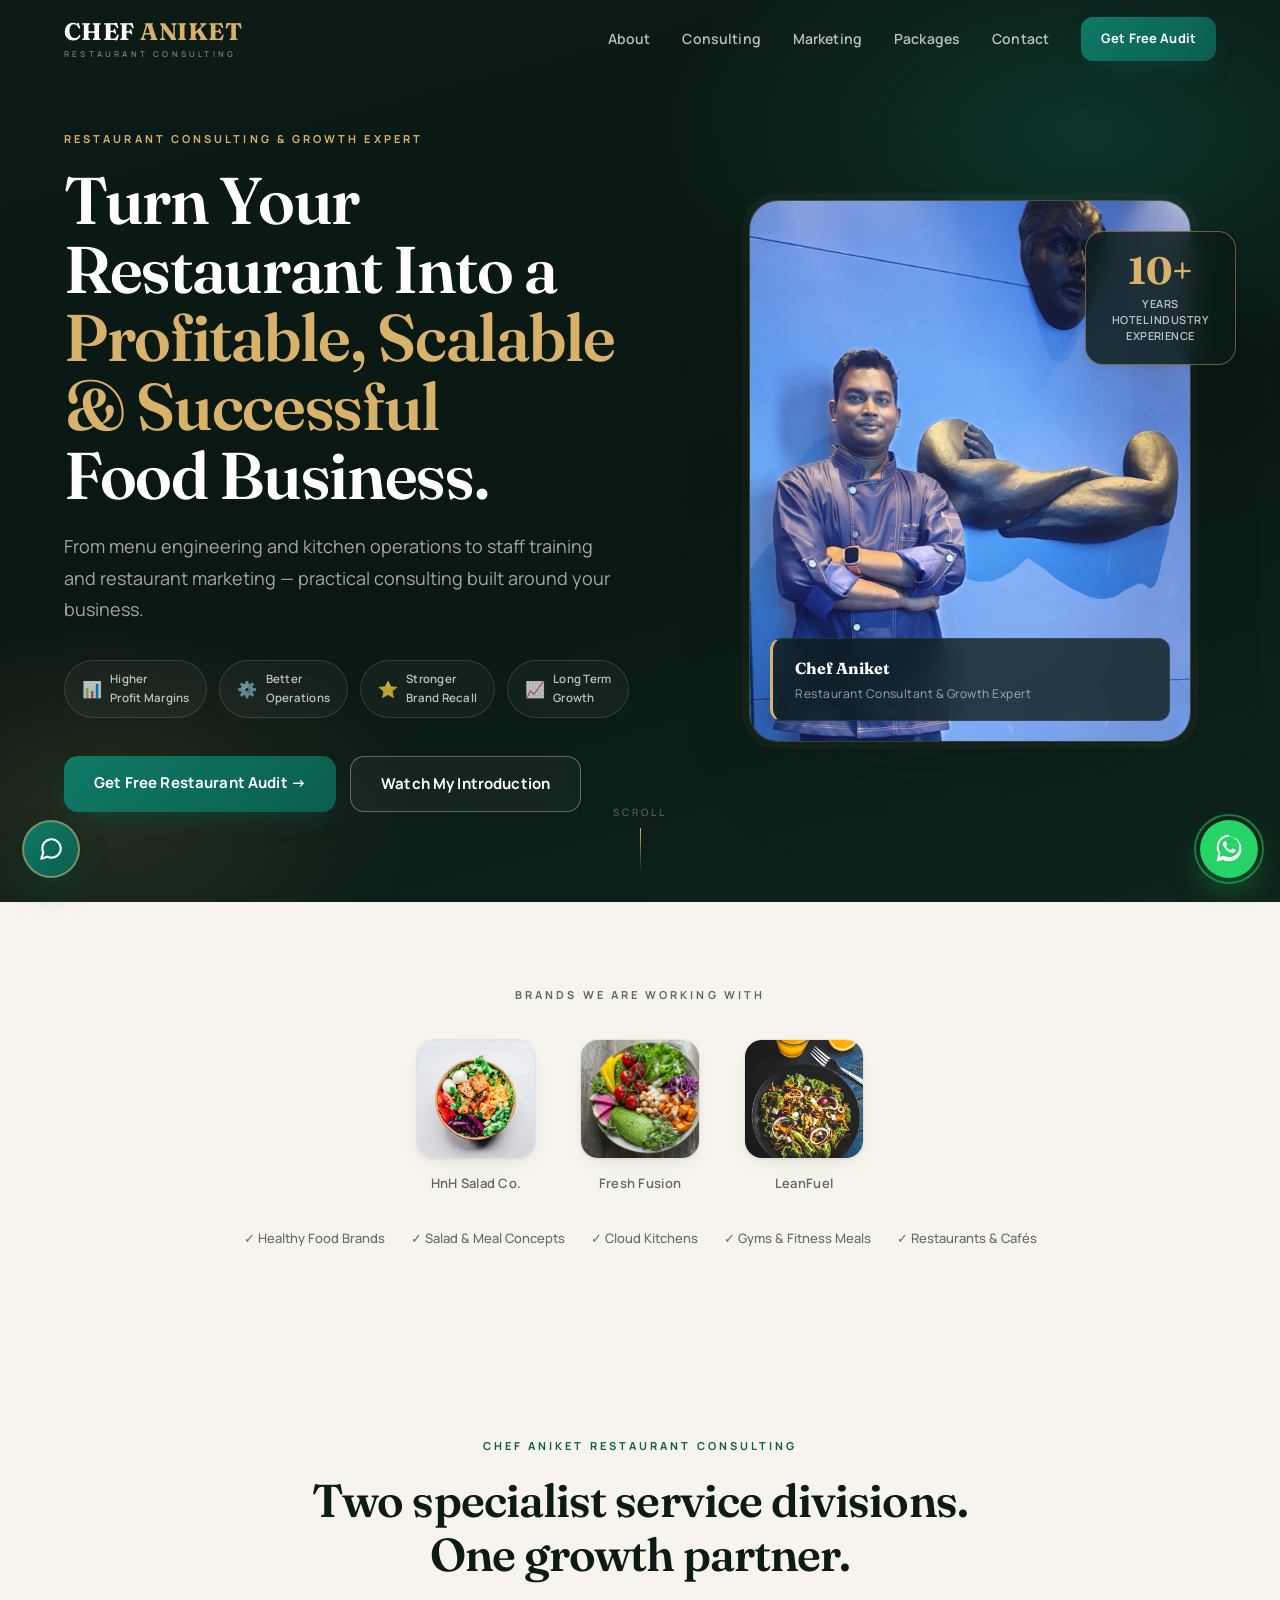
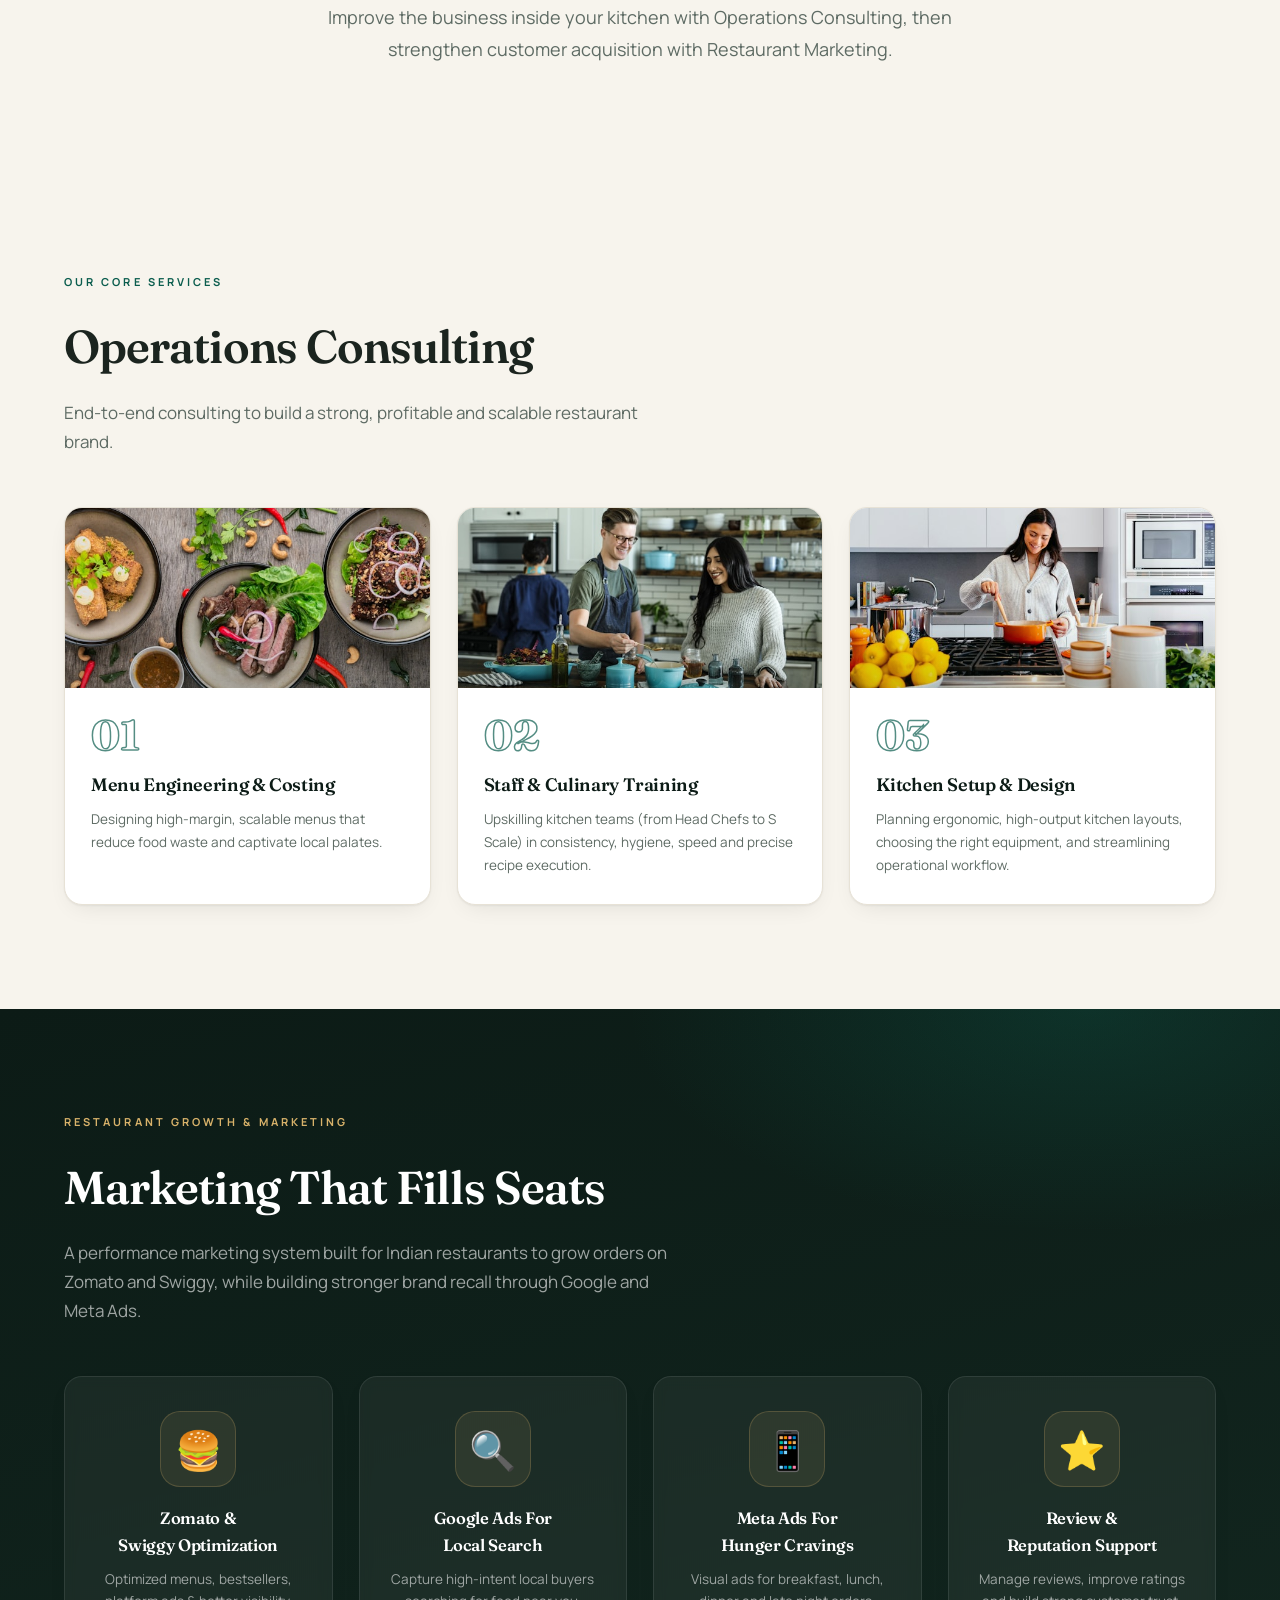
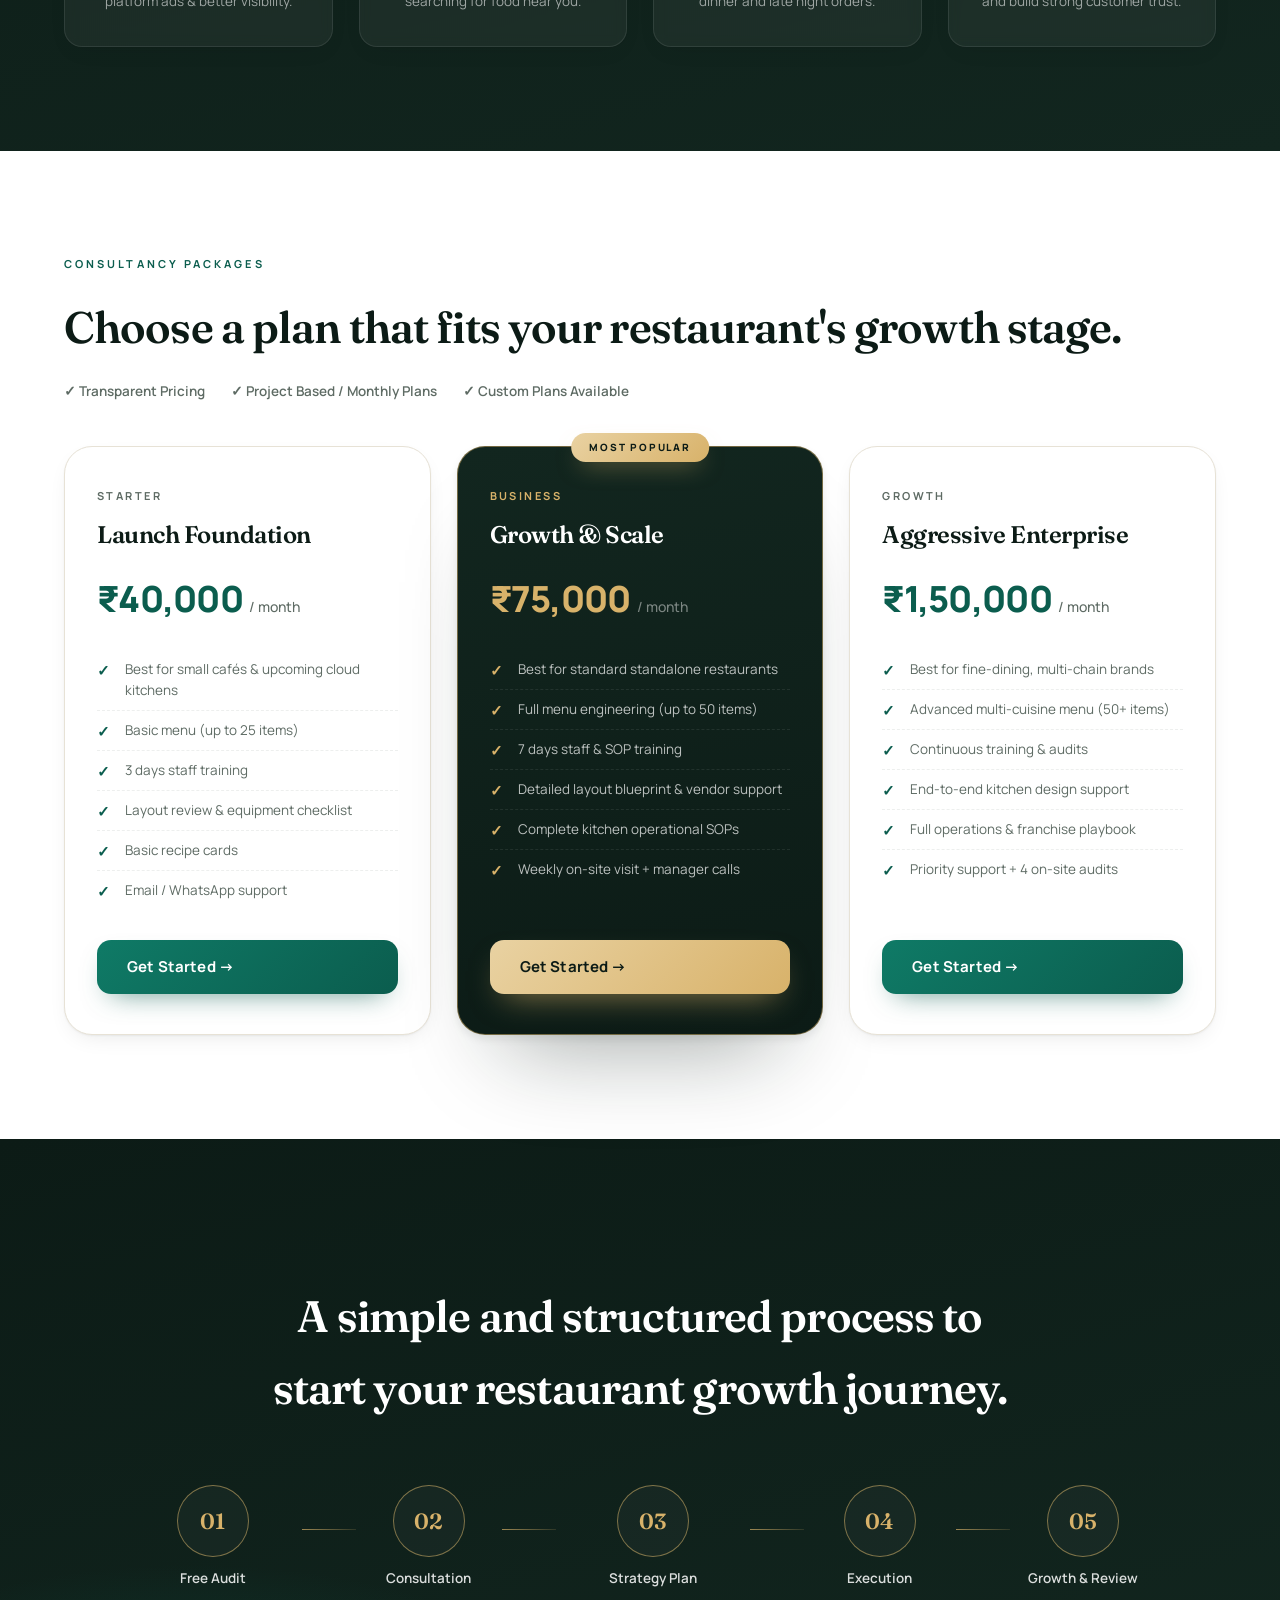
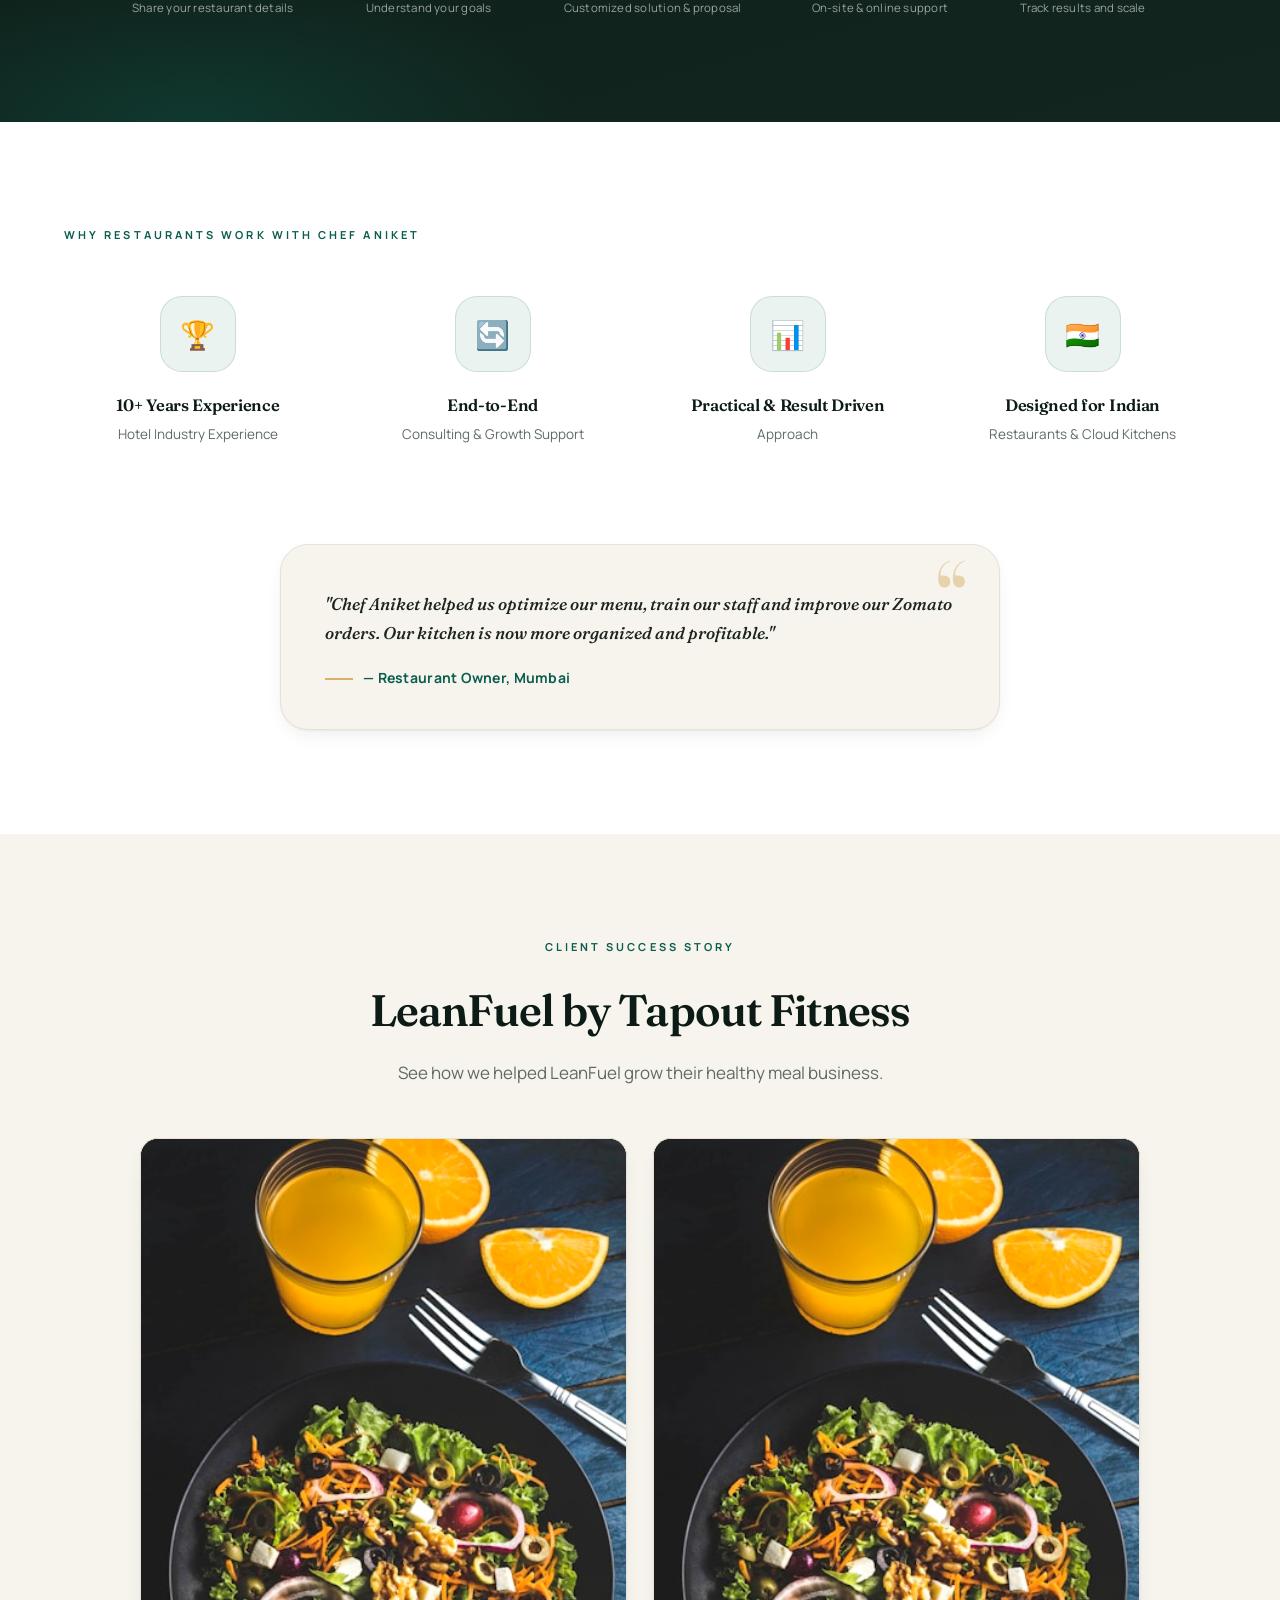
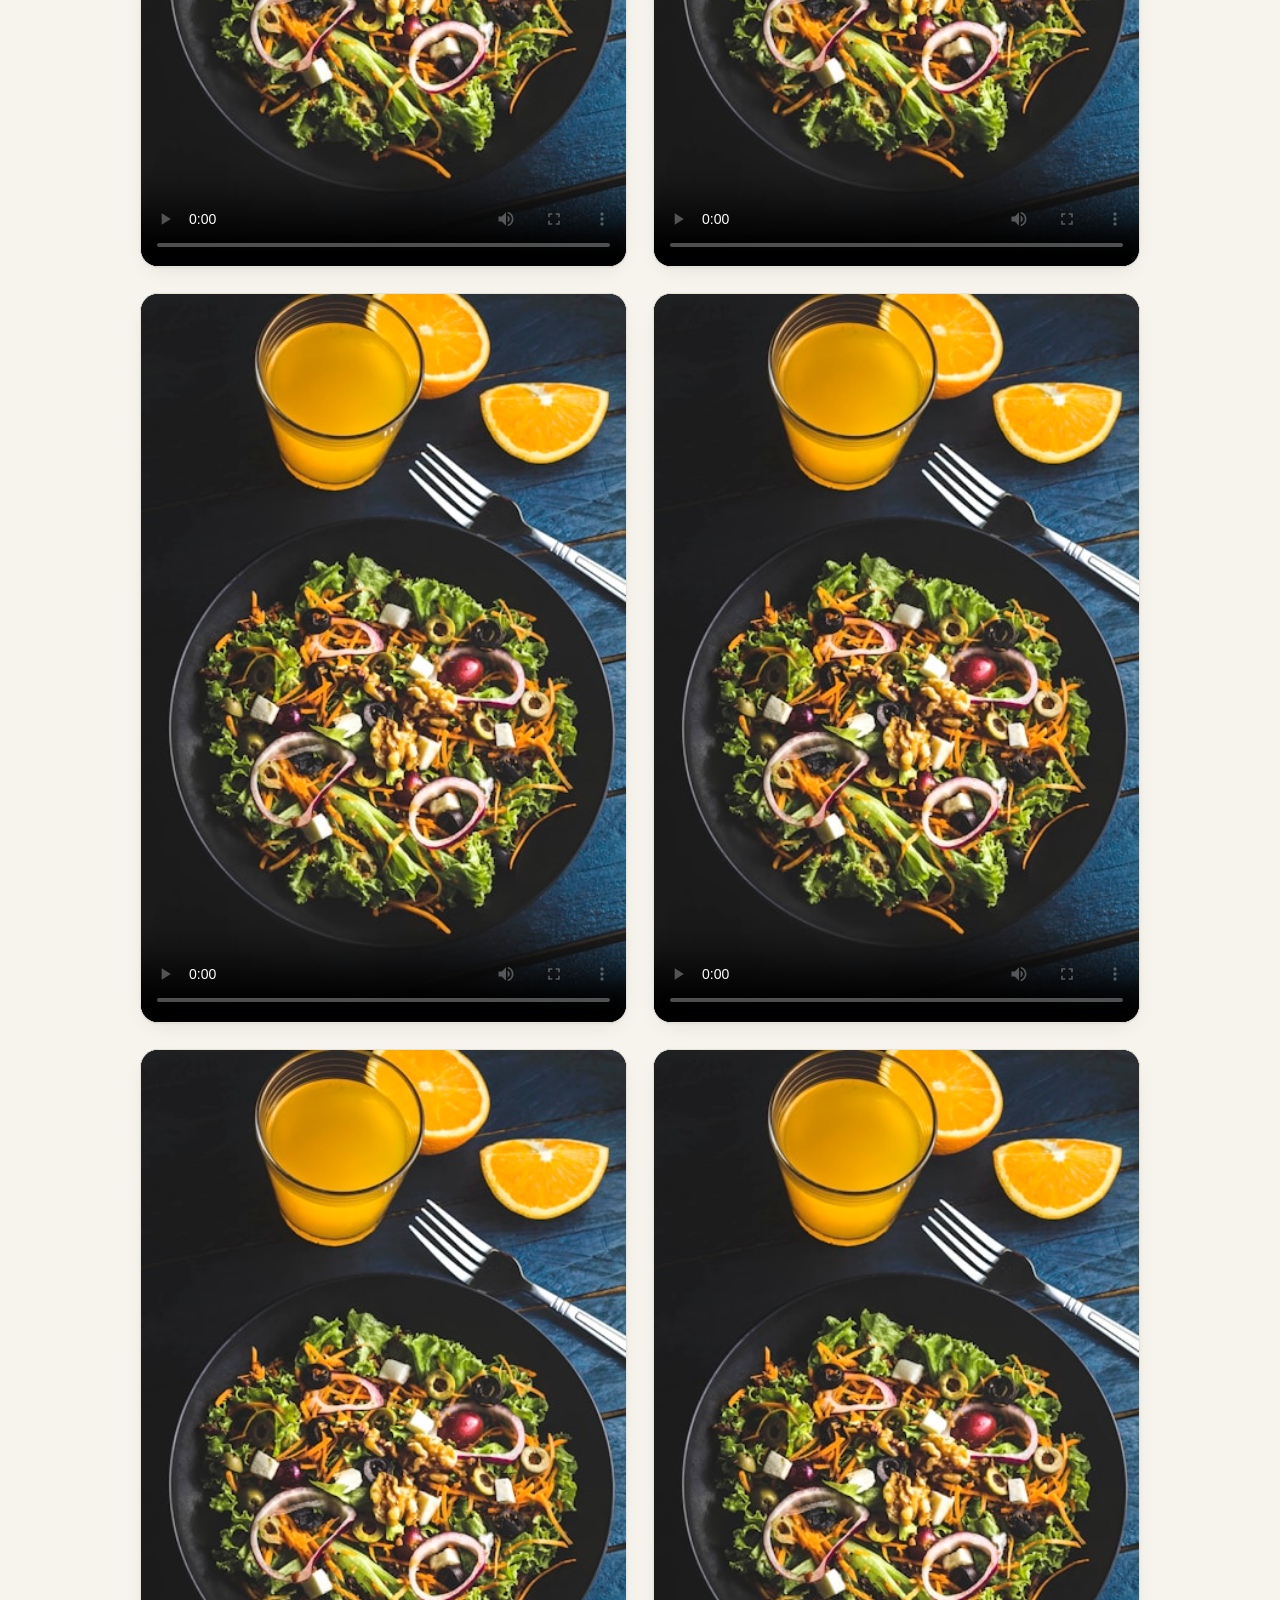
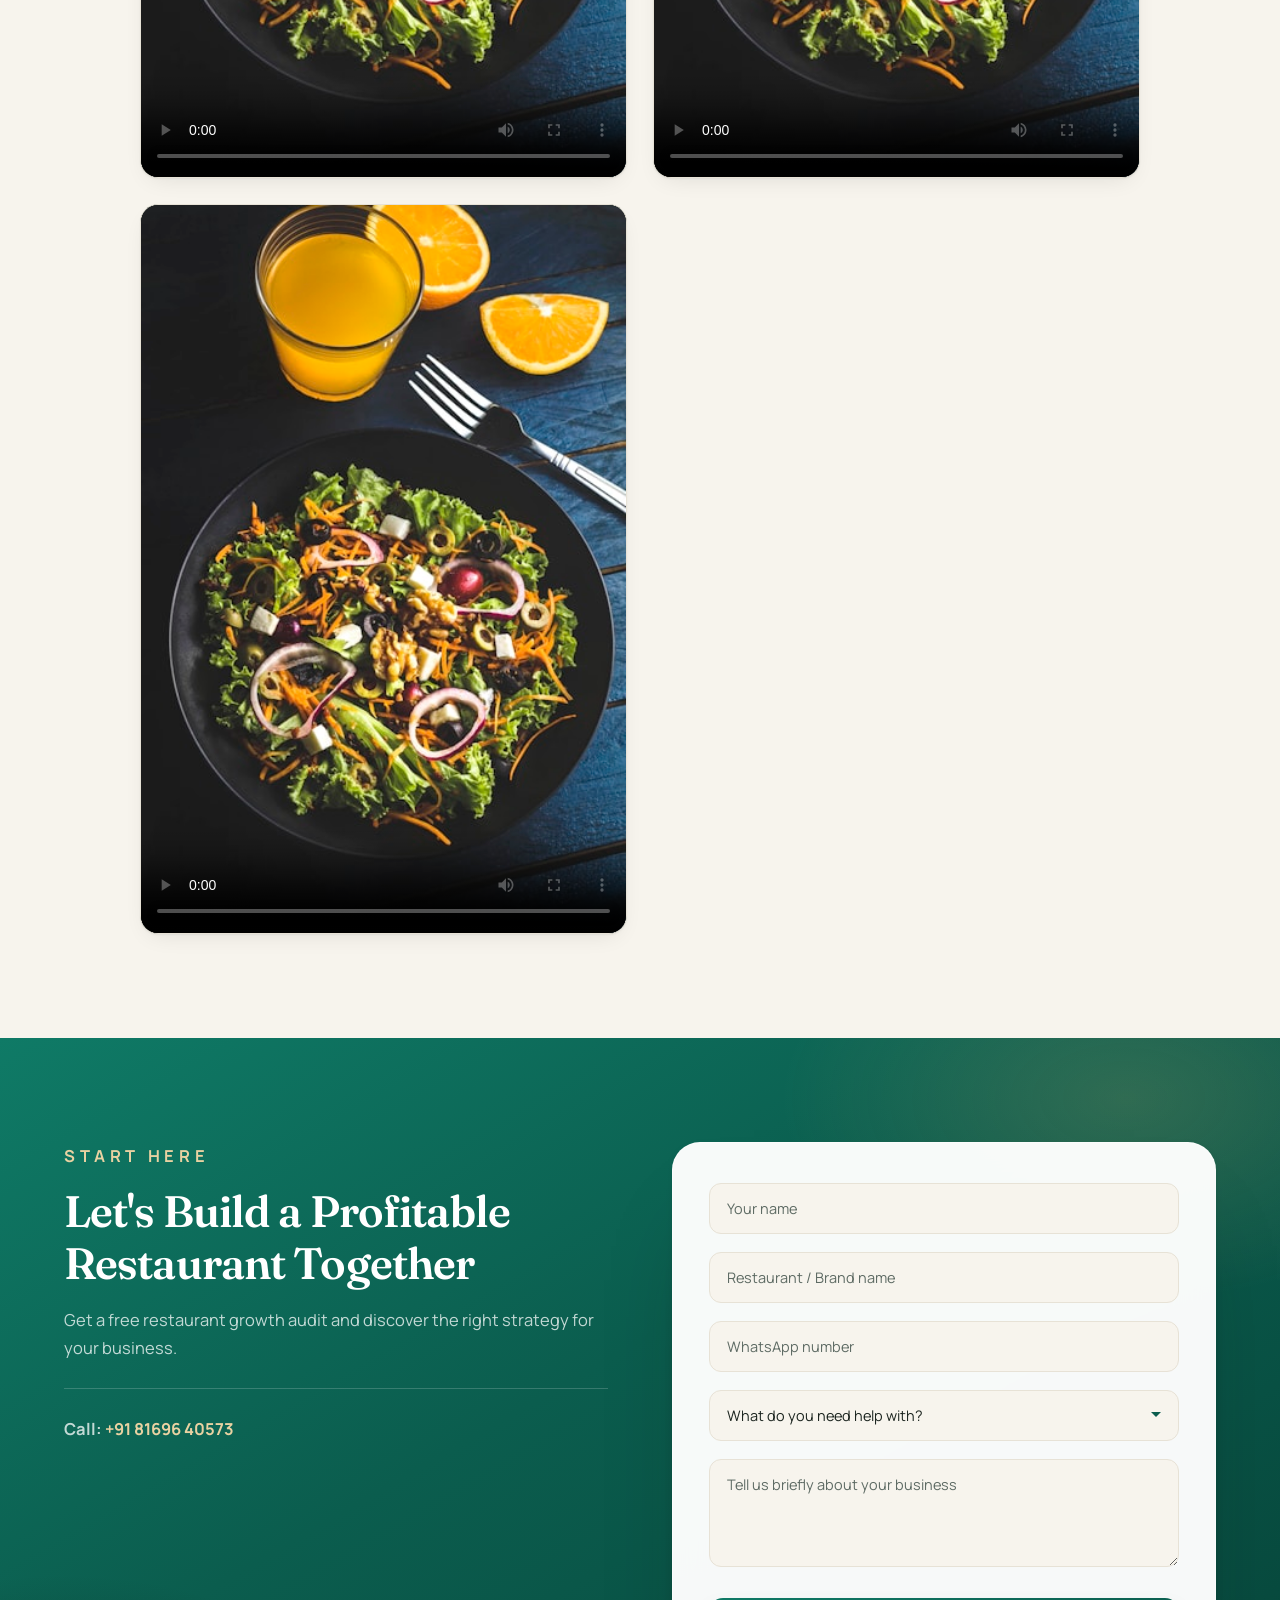
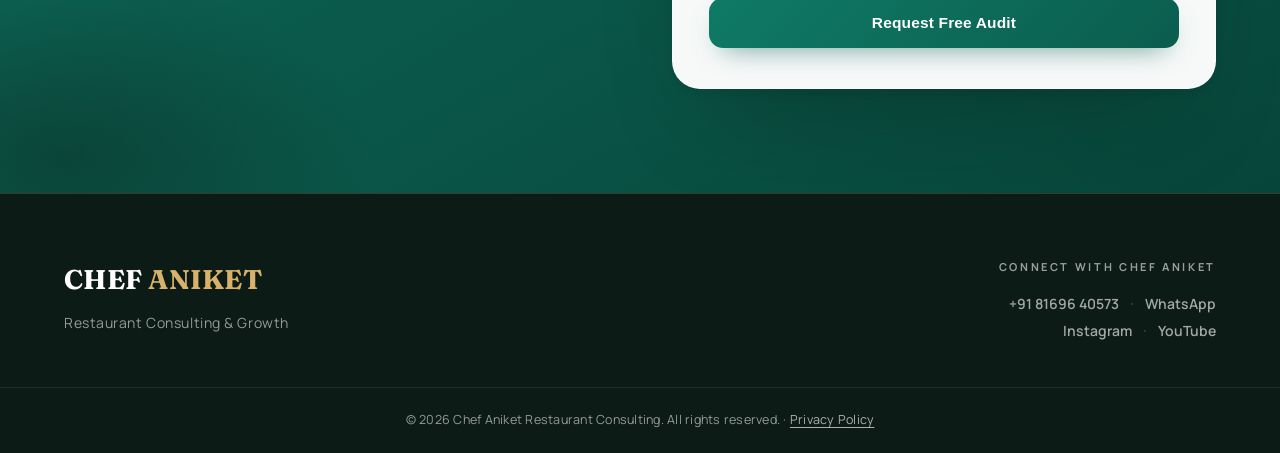
<file: index.html>
<!DOCTYPE html>
<html lang="en">
<head>
  <meta charset="UTF-8">
  <meta name="viewport" content="width=device-width, initial-scale=1.0">
  <meta name="description" content="Chef Aniket Restaurant Consulting — menu engineering, staff training, kitchen setup and restaurant growth marketing for Indian restaurants & cloud kitchens.">
  <title>Chef Aniket | Restaurant Consulting & Growth Expert</title>

  <!-- Favicon -->
  <link rel="icon" type="image/svg+xml" href="assets/favicon.svg">

  <!-- Canonical -->
  <link rel="canonical" href="https://chefaniket.com/">

  <!-- Open Graph (WhatsApp / Facebook / LinkedIn previews) -->
  <meta property="og:type" content="website">
  <meta property="og:site_name" content="Chef Aniket Restaurant Consulting">
  <meta property="og:title" content="Chef Aniket | Restaurant Consulting & Growth Expert">
  <meta property="og:description" content="Turn your restaurant into a profitable, scalable & successful food business. Menu engineering, staff training, kitchen setup & restaurant marketing.">
  <meta property="og:url" content="https://chefaniket.com/">
  <meta property="og:image" content="https://chefaniket.com/assets/chef-aniket.jpg">
  <meta property="og:image:alt" content="Chef Aniket — Restaurant Consultant & Growth Expert">
  <meta property="og:locale" content="en_IN">

  <!-- Twitter / X -->
  <meta name="twitter:card" content="summary_large_image">
  <meta name="twitter:title" content="Chef Aniket | Restaurant Consulting & Growth Expert">
  <meta name="twitter:description" content="Menu engineering, staff training, kitchen setup & restaurant marketing — practical consulting for Indian restaurants.">
  <meta name="twitter:image" content="https://chefaniket.com/assets/chef-aniket.jpg">

  <!-- Structured data (Google rich results) -->
  <script type="application/ld+json">
  {
    "@context": "https://schema.org",
    "@type": "ProfessionalService",
    "name": "Chef Aniket Restaurant Consulting",
    "description": "Restaurant consulting and growth services: menu engineering & costing, staff and culinary training, kitchen setup & design, and restaurant performance marketing.",
    "url": "https://chefaniket.com/",
    "image": "https://chefaniket.com/assets/chef-aniket.jpg",
    "telephone": "+91-81696-40573",
    "priceRange": "₹₹₹",
    "areaServed": "IN",
    "address": { "@type": "PostalAddress", "addressCountry": "IN" },
    "founder": {
      "@type": "Person",
      "name": "Chef Aniket",
      "jobTitle": "Restaurant Consultant & Growth Expert"
    },
    "sameAs": [
      "https://www.instagram.com/Chef_aniket_restaurant_consult/",
      "https://youtube.com/channel/UCO3BESPs5KIOmoFd9JG-3cw"
    ],
    "makesOffer": [
      { "@type": "Offer", "name": "Launch Foundation", "price": "40000", "priceCurrency": "INR" },
      { "@type": "Offer", "name": "Growth & Scale", "price": "75000", "priceCurrency": "INR" },
      { "@type": "Offer", "name": "Aggressive Enterprise", "price": "150000", "priceCurrency": "INR" }
    ]
  }
  </script>

  <link rel="preconnect" href="https://fonts.googleapis.com">
  <link rel="preconnect" href="https://fonts.gstatic.com" crossorigin>
  <link href="https://fonts.googleapis.com/css2?family=Fraunces:ital,opsz,wght@0,9..144,500;0,9..144,600;0,9..144,700;1,9..144,500&family=Manrope:wght@400;500;600;700;800&display=swap" rel="stylesheet">
  <link rel="stylesheet" href="style.css">
  <noscript><style>.reveal{opacity:1 !important;transform:none !important}</style></noscript>

  <!-- ===== GOOGLE ANALYTICS (GA4) =====
       Measurement ID: G-SHPBE1C2Y8 (Admin > Data Streams > Web). -->
  <script async src="https://www.googletagmanager.com/gtag/js?id=G-SHPBE1C2Y8"></script>
  <script>
    window.dataLayer = window.dataLayer || [];
    function gtag(){dataLayer.push(arguments);}
    gtag('js', new Date());
    gtag('config', 'G-SHPBE1C2Y8');
  </script>
</head>
<body>

  <!-- ===== HEADER ===== -->
  <header class="site-header" id="siteHeader">
    <div class="header-inner">
      <a class="brand" href="#home">
        <span class="brand-name">CHEF <em>ANIKET</em></span>
        <span class="brand-tag">RESTAURANT CONSULTING</span>
      </a>
      <nav class="main-nav" id="mainNav">
        <a href="#about">About</a>
        <a href="#consulting">Consulting</a>
        <a href="#marketing">Marketing</a>
        <a href="#packages">Packages</a>
        <a href="#contact">Contact</a>
      </nav>
      <div class="header-actions">
        <a class="btn btn-sm" href="https://wa.me/message/EERF7WP64EI6A1" target="_blank" rel="noopener">Get Free Audit</a>
        <button class="nav-toggle" id="navToggle" aria-label="Toggle navigation" aria-expanded="false">
          <span></span><span></span><span></span>
        </button>
      </div>
    </div>
  </header>

  <main id="home">

    <!-- ===== HERO ===== -->
    <section class="hero">
      <div class="hero-bg"></div>
      <div class="hero-inner">
        <div class="hero-copy">
          <p class="eyebrow reveal">RESTAURANT CONSULTING & GROWTH EXPERT</p>
          <h1 class="reveal">Turn Your Restaurant Into a <span class="gold">Profitable, Scalable & Successful</span> Food Business.</h1>
          <p class="hero-sub reveal">From menu engineering and kitchen operations to staff training and restaurant marketing — practical consulting built around your business.</p>
          <div class="hero-stats reveal">
            <div class="stat-badge">
              <span class="stat-icon">📊</span>
              <span>Higher<br>Profit Margins</span>
            </div>
            <div class="stat-badge">
              <span class="stat-icon">⚙️</span>
              <span>Better<br>Operations</span>
            </div>
            <div class="stat-badge">
              <span class="stat-icon">⭐</span>
              <span>Stronger<br>Brand Recall</span>
            </div>
            <div class="stat-badge">
              <span class="stat-icon">📈</span>
              <span>Long Term<br>Growth</span>
            </div>
          </div>
          <div class="actions reveal">
            <a class="btn" href="https://wa.me/message/EERF7WP64EI6A1" target="_blank" rel="noopener">Get Free Restaurant Audit →</a>
            <a class="btn ghost" href="intro.mp4" id="introBtn">Watch My Introduction</a>
          </div>
        </div>
        <div class="hero-photo reveal">
          <div class="photo-frame">
            <img src="assets/chef-aniket.jpg" alt="Chef Aniket">
            <div class="photo-overlay">
              <div class="photo-card">
                <b>Chef Aniket</b>
                <span>Restaurant Consultant & Growth Expert</span>
              </div>
            </div>
          </div>
          <div class="hero-experience">
            <div class="exp-number">10+</div>
            <div class="exp-text">Years<br>Hotel Industry<br>Experience</div>
          </div>
        </div>
      </div>
      <div class="scroll-indicator">
        <span>Scroll</span>
        <div class="scroll-line"></div>
      </div>
    </section>

    <!-- ===== BRANDS ===== -->
    <section id="brands" class="brands">
      <div class="section-container">
        <div class="brands-header">
          <p class="eyebrow dark reveal">BRANDS WE ARE WORKING WITH</p>
        </div>
        <div class="brand-logos">
          <figure class="reveal">
            <div class="logo-placeholder">
              <img src="assets/hnh-salad.jpg" alt="HnH Salad Co.">
            </div>
            <figcaption>HnH Salad Co.</figcaption>
          </figure>
          <figure class="reveal">
            <div class="logo-placeholder">
              <img src="assets/fresh-fusion.jpg" alt="Fresh Fusion">
            </div>
            <figcaption>Fresh Fusion</figcaption>
          </figure>
          <figure class="reveal">
            <div class="logo-placeholder">
              <img src="assets/leanfuel.jpg" alt="LeanFuel by Tapout Fitness">
            </div>
            <figcaption>LeanFuel</figcaption>
          </figure>
        </div>
        <div class="brands-features reveal">
          <span>✓ Healthy Food Brands</span>
          <span>✓ Salad & Meal Concepts</span>
          <span>✓ Cloud Kitchens</span>
          <span>✓ Gyms & Fitness Meals</span>
          <span>✓ Restaurants & Cafés</span>
        </div>
      </div>
    </section>

    <!-- ===== ABOUT ===== -->
    <section id="about" class="intro light">
      <div class="section-container">
        <p class="eyebrow dark reveal">CHEF ANIKET RESTAURANT CONSULTING</p>
        <h2 class="reveal">Two specialist service divisions.<br>One growth partner.</h2>
        <p class="lead reveal">Improve the business inside your kitchen with Operations Consulting, then strengthen customer acquisition with Restaurant Marketing.</p>
      </div>
    </section>

    <!-- ===== OPERATIONS CONSULTING ===== -->
    <section id="consulting" class="section light">
      <div class="section-container">
        <p class="eyebrow dark reveal">OUR CORE SERVICES</p>
        <h2 class="reveal">Operations Consulting</h2>
        <p class="lead reveal">End-to-end consulting to build a strong, profitable and scalable restaurant brand.</p>
        <div class="grid three">
          <article class="card service-card reveal">
            <div class="card-image">
              <img src="assets/service-menu.jpg" alt="Menu Engineering">
            </div>
            <div class="card-body">
              <div class="card-number">01</div>
              <h3>Menu Engineering & Costing</h3>
              <p>Designing high-margin, scalable menus that reduce food waste and captivate local palates.</p>
            </div>
          </article>
          <article class="card service-card reveal">
            <div class="card-image">
              <img src="assets/service-training.jpg" alt="Staff Training">
            </div>
            <div class="card-body">
              <div class="card-number">02</div>
              <h3>Staff & Culinary Training</h3>
              <p>Upskilling kitchen teams (from Head Chefs to S Scale) in consistency, hygiene, speed and precise recipe execution.</p>
            </div>
          </article>
          <article class="card service-card reveal">
            <div class="card-image">
              <img src="assets/service-kitchen.jpg" alt="Kitchen Setup">
            </div>
            <div class="card-body">
              <div class="card-number">03</div>
              <h3>Kitchen Setup & Design</h3>
              <p>Planning ergonomic, high-output kitchen layouts, choosing the right equipment, and streamlining operational workflow.</p>
            </div>
          </article>
        </div>
      </div>
    </section>

    <!-- ===== RESTAURANT MARKETING ===== -->
    <section id="marketing" class="section marketing">
      <div class="section-container">
        <p class="eyebrow reveal">RESTAURANT GROWTH & MARKETING</p>
        <h2 class="reveal">Marketing That Fills Seats</h2>
        <p class="lead reveal">A performance marketing system built for Indian restaurants to grow orders on Zomato and Swiggy, while building stronger brand recall through Google and Meta Ads.</p>
        <div class="grid four">
          <article class="card marketing-card reveal">
            <div class="marketing-icon">🍔</div>
            <h3>Zomato & Swiggy Optimization</h3>
            <p>Optimized menus, bestsellers, platform ads & better visibility.</p>
          </article>
          <article class="card marketing-card reveal">
            <div class="marketing-icon">🔍</div>
            <h3>Google Ads For Local Search</h3>
            <p>Capture high-intent local buyers searching for food near you.</p>
          </article>
          <article class="card marketing-card reveal">
            <div class="marketing-icon">📱</div>
            <h3>Meta Ads For Hunger Cravings</h3>
            <p>Visual ads for breakfast, lunch, dinner and late night orders.</p>
          </article>
          <article class="card marketing-card reveal">
            <div class="marketing-icon">⭐</div>
            <h3>Review & Reputation Support</h3>
            <p>Manage reviews, improve ratings and build strong customer trust.</p>
          </article>
        </div>
      </div>
    </section>

    <!-- ===== PACKAGES ===== -->
    <section id="packages" class="packages">
      <div class="section-container">

        <div class="package-group">
          <p class="eyebrow dark reveal">CONSULTANCY PACKAGES</p>
          <h2 class="reveal">Choose a plan that fits your restaurant's growth stage.</h2>
          <div class="pricing-features reveal">
            <span>✓ Transparent Pricing</span>
            <span>✓ Project Based / Monthly Plans</span>
            <span>✓ Custom Plans Available</span>
          </div>
          <div class="grid three">
            <article class="pricing-card reveal">
              <small>STARTER</small>
              <h3>Launch Foundation</h3>
              <div class="price">₹40,000 <em>/ month</em></div>
              <ul>
                <li>Best for small cafés & upcoming cloud kitchens</li>
                <li>Basic menu (up to 25 items)</li>
                <li>3 days staff training</li>
                <li>Layout review & equipment checklist</li>
                <li>Basic recipe cards</li>
                <li>Email / WhatsApp support</li>
              </ul>
              <a class="btn" href="#audit">Get Started →</a>
            </article>
            <article class="pricing-card featured reveal">
              <small>BUSINESS</small>
              <h3>Growth & Scale</h3>
              <div class="price">₹75,000 <em>/ month</em></div>
              <ul>
                <li>Best for standard standalone restaurants</li>
                <li>Full menu engineering (up to 50 items)</li>
                <li>7 days staff & SOP training</li>
                <li>Detailed layout blueprint & vendor support</li>
                <li>Complete kitchen operational SOPs</li>
                <li>Weekly on-site visit + manager calls</li>
              </ul>
              <a class="btn" href="#audit">Get Started →</a>
            </article>
            <article class="pricing-card reveal">
              <small>GROWTH</small>
              <h3>Aggressive Enterprise</h3>
              <div class="price">₹1,50,000 <em>/ month</em></div>
              <ul>
                <li>Best for fine-dining, multi-chain brands</li>
                <li>Advanced multi-cuisine menu (50+ items)</li>
                <li>Continuous training & audits</li>
                <li>End-to-end kitchen design support</li>
                <li>Full operations & franchise playbook</li>
                <li>Priority support + 4 on-site audits</li>
              </ul>
              <a class="btn" href="#audit">Get Started →</a>
            </article>
          </div>
        </div>

      </div>
    </section>

    <!-- ===== PROCESS ===== -->
    <section class="process">
      <div class="section-container">
        <p class="eyebrow reveal">HOW IT WORKS</p>
        <h2 class="reveal">A simple and structured process to start your restaurant growth journey.</h2>
        <div class="steps">
          <div class="step reveal">
            <div class="step-num">01</div>
            <span>Free Audit</span>
            <small>Share your restaurant details</small>
          </div>
          <div class="step-line"></div>
          <div class="step reveal">
            <div class="step-num">02</div>
            <span>Consultation</span>
            <small>Understand your goals</small>
          </div>
          <div class="step-line"></div>
          <div class="step reveal">
            <div class="step-num">03</div>
            <span>Strategy Plan</span>
            <small>Customized solution & proposal</small>
          </div>
          <div class="step-line"></div>
          <div class="step reveal">
            <div class="step-num">04</div>
            <span>Execution</span>
            <small>On-site & online support</small>
          </div>
          <div class="step-line"></div>
          <div class="step reveal">
            <div class="step-num">05</div>
            <span>Growth & Review</span>
            <small>Track results and scale</small>
          </div>
        </div>
      </div>
    </section>

    <!-- ===== WHY CHOOSE US ===== -->
    <section class="why-us">
      <div class="section-container">
        <p class="eyebrow dark reveal">WHY RESTAURANTS WORK WITH CHEF ANIKET</p>
        <div class="why-us-grid">
          <div class="why-item reveal">
            <div class="why-icon">🏆</div>
            <h3>10+ Years Experience</h3>
            <p>Hotel Industry Experience</p>
          </div>
          <div class="why-item reveal">
            <div class="why-icon">🔄</div>
            <h3>End-to-End</h3>
            <p>Consulting & Growth Support</p>
          </div>
          <div class="why-item reveal">
            <div class="why-icon">📊</div>
            <h3>Practical & Result Driven</h3>
            <p>Approach</p>
          </div>
          <div class="why-item reveal">
            <div class="why-icon">🇮🇳</div>
            <h3>Designed for Indian</h3>
            <p>Restaurants & Cloud Kitchens</p>
          </div>
        </div>
        <div class="testimonial reveal">
          <div class="testimonial-content">
            <p class="testimonial-text">"Chef Aniket helped us optimize our menu, train our staff and improve our Zomato orders. Our kitchen is now more organized and profitable."</p>
            <p class="testimonial-author">— Restaurant Owner, Mumbai</p>
          </div>
        </div>
      </div>
    </section>

    <!-- ===== CLIENT SUCCESS STORY ===== -->
    <section id="leanfuel" class="client-video">
      <div class="section-container">
        <p class="eyebrow dark reveal">CLIENT SUCCESS STORY</p>
        <h2 class="reveal">LeanFuel by Tapout Fitness</h2>
        <p class="lead reveal">See how we helped LeanFuel grow their healthy meal business.</p>
        <div class="video-grid">
          <div class="video-wrapper reveal">
            <video controls preload="metadata" poster="assets/leanfuel.jpg">
              <source src="video/video_2026-09-29_12-19-31.mp4" type="video/mp4">
              Your browser does not support the video tag.
            </video>
          </div>
          <div class="video-wrapper reveal">
            <video controls preload="metadata" poster="assets/leanfuel.jpg">
              <source src="video/video_2026-09-29_12-19-02.mp4" type="video/mp4">
              Your browser does not support the video tag.
            </video>
          </div>
          <div class="video-wrapper reveal">
            <video controls preload="metadata" poster="assets/leanfuel.jpg">
              <source src="video/video_2026-09-29_12-19-12.mp4" type="video/mp4">
              Your browser does not support the video tag.
            </video>
          </div>
          <div class="video-wrapper reveal">
            <video controls preload="metadata" poster="assets/leanfuel.jpg">
              <source src="video/video_2026-09-29_12-19-17.mp4" type="video/mp4">
              Your browser does not support the video tag.
            </video>
          </div>
          <div class="video-wrapper reveal">
            <video controls preload="metadata" poster="assets/leanfuel.jpg">
              <source src="video/video_2026-09-29_12-19-22.mp4" type="video/mp4">
              Your browser does not support the video tag.
            </video>
          </div>
          <div class="video-wrapper reveal">
            <video controls preload="metadata" poster="assets/leanfuel.jpg">
              <source src="video/video_2026-09-29_12-19-36.mp4" type="video/mp4">
              Your browser does not support the video tag.
            </video>
          </div>
          <div class="video-wrapper reveal">
            <video controls preload="metadata" poster="assets/leanfuel.jpg">
              <source src="video/video_2026-09-29_12-19-41.mp4" type="video/mp4">
              Your browser does not support the video tag.
            </video>
          </div>
        </div>
      </div>
    </section>

    <!-- ===== AUDIT / CONTACT ===== -->
    <section id="audit" class="audit">
      <div class="section-container audit-grid">
        <div class="audit-copy">
          <p class="eyebrow reveal">START HERE</p>
          <h2 class="reveal">Let's Build a Profitable Restaurant Together</h2>
          <p class="reveal">Get a free restaurant growth audit and discover the right strategy for your business.</p>
          <div class="audit-contact reveal">
            <p><b>Call:</b> <a href="tel:+918169640573">+91 81696 40573</a></p>
          </div>
        </div>
        <form class="audit-form reveal" onsubmit="return sendLead(event)">
          <div class="form-group">
            <input id="name" required placeholder="Your name" autocomplete="name" aria-label="Your name">
          </div>
          <div class="form-group">
            <input id="business" required placeholder="Restaurant / Brand name" autocomplete="organization" aria-label="Restaurant or brand name">
          </div>
          <div class="form-group">
            <input id="phone" required placeholder="WhatsApp number" autocomplete="tel" type="tel" aria-label="WhatsApp number">
          </div>
          <div class="form-group">
            <select id="need" required aria-label="What do you need help with?">
              <option value="" disabled selected>What do you need help with?</option>
              <option>Menu Engineering & Costing</option>
              <option>Staff Training</option>
              <option>Kitchen Setup</option>
              <option>Restaurant Marketing</option>
              <option>Complete Consulting</option>
            </select>
          </div>
          <div class="form-group">
            <textarea id="message" rows="4" placeholder="Tell us briefly about your business" aria-label="Tell us briefly about your business"></textarea>
          </div>
          <button class="btn btn-full" type="submit">Request Free Audit</button>
        </form>
      </div>
    </section>

  </main>

  <!-- ===== FOOTER ===== -->
  <footer id="contact">
    <div class="section-container footer-grid">
      <div class="footer-brand">
        <b>CHEF <span>ANIKET</span></b>
        <p>Restaurant Consulting & Growth</p>
      </div>
      <div class="footer-links">
        <p>Connect with Chef Aniket</p>
        <a href="tel:+918169640573">+91 81696 40573</a>
        <span class="sep">·</span>
        <a href="https://wa.me/message/EERF7WP64EI6A1" target="_blank" rel="noopener">WhatsApp</a>
        <br>
        <a href="https://www.instagram.com/Chef_aniket_restaurant_consult/" target="_blank" rel="noopener">Instagram</a>
        <span class="sep">·</span>
        <a href="https://www.youtube.com/channel/UCO3BESPs5KIOmoFd9JG-3cw" target="_blank" rel="noopener">YouTube</a>
      </div>
    </div>
    <div class="footer-bottom">
      <p>&copy; 2026 Chef Aniket Restaurant Consulting. All rights reserved. · <a href="privacy.html">Privacy Policy</a></p>
    </div>
  </footer>

  <!-- Floating WhatsApp CTA -->
  <a class="wa-float" href="https://wa.me/message/EERF7WP64EI6A1" target="_blank" rel="noopener" aria-label="Chat with Chef Aniket on WhatsApp">
    <svg viewBox="0 0 32 32" fill="currentColor" aria-hidden="true"><path d="M16.12.7c-7.3 0-13.2 5.9-13.2 13.2 0 2.3.6 4.6 1.8 6.6L2.7 29.3l7-1.8c1.9 1.1 4.1 1.6 6.3 1.6 7.3 0 13.2-5.9 13.2-13.2S23.4 2.7 16.1 2.7zm0 24.1c-2 0-3.9-.5-5.6-1.5l-.4-.2-4.2 1.1 1.1-4.1-.3-.4c-1.1-1.8-1.7-3.8-1.7-5.9 0-6.1 4.9-11 11-11s11 4.9 11 11-4.9 11.1-11 11.1zm6-8.2c-.3-.2-2-1-2.3-1.1-.3-.1-.5-.2-.7.2-.2.3-.8 1.1-1 1.3-.2.2-.4.2-.7.1-.3-.2-1.4-.5-2.6-1.6-1-.9-1.6-1.9-1.8-2.3-.2-.3 0-.5.1-.7l.5-.6c.2-.2.2-.3.3-.6.1-.2 0-.4 0-.6-.1-.2-.7-1.8-1-2.5-.3-.6-.5-.5-.7-.5h-.6c-.2 0-.6.1-.9.4-.3.3-1.2 1.1-1.2 2.7s1.2 3.1 1.4 3.4c.2.2 2.4 3.7 5.8 5.1.8.4 1.4.6 1.9.7.8.3 1.5.2 2.1.1.6-.1 2-.8 2.3-1.6.3-.8.3-1.5.2-1.6-.1-.2-.3-.3-.6-.5z"/></svg>
  </a>

  <!-- Intro Video Modal -->
  <div class="video-modal" id="introModal" aria-hidden="true" role="dialog" aria-label="Chef Aniket introduction video">
    <div class="video-modal-backdrop" data-close></div>
    <div class="video-modal-card">
      <button class="video-modal-close" id="introClose" aria-label="Close video">&#10005;</button>
      <video id="introVideo" controls playsinline preload="metadata">
        <source src="intro.mp4" type="video/mp4">
        Your browser does not support the video tag.
      </video>
    </div>
  </div>

  <!-- Website Chat Assistant -->
  <button class="chat-fab" id="chatFab" aria-label="Open chat assistant" aria-expanded="false">
    <svg viewBox="0 0 24 24" fill="none" stroke="currentColor" stroke-width="2" stroke-linecap="round" stroke-linejoin="round" aria-hidden="true"><path d="M21 11.5a8.38 8.38 0 0 1-.9 3.8 8.5 8.5 0 0 1-7.6 4.7 8.38 8.38 0 0 1-3.8-.9L3 21l1.9-5.7a8.38 8.38 0 0 1-.9-3.8 8.5 8.5 0 0 1 4.7-7.6 8.38 8.38 0 0 1 3.8-.9h.5a8.48 8.48 0 0 1 8 8v.5z"/></svg>
  </button>
  <div class="chat-panel" id="chatPanel" aria-hidden="true" role="dialog" aria-label="Chef Aniket website assistant">
    <div class="chat-head">
      <img src="assets/chef-aniket.jpg" alt="" class="chat-avatar">
      <div class="chat-head-info">
        <strong>Chef Aniket's Assistant</strong>
        <span><i class="chat-status-dot"></i> Online · replies instantly</span>
      </div>
      <button class="chat-close" id="chatClose" aria-label="Close chat">&#10005;</button>
    </div>
    <div class="chat-body" id="chatBody" aria-live="polite"></div>
    <div class="chat-chips" id="chatChips" aria-label="Suggested questions"></div>
    <form class="chat-input" id="chatForm">
      <input type="text" id="chatText" placeholder="Ask about services, pricing…" autocomplete="off" aria-label="Type your message">
      <button type="submit" aria-label="Send message">
        <svg viewBox="0 0 24 24" fill="currentColor" aria-hidden="true"><path d="M2.01 21 23 12 2.01 3 2 10l15 2-15 2z"/></svg>
      </button>
    </form>
  </div>

  <script src="script.js"></script>
  <script src="chatbot.js"></script>
</body>
</html>
</file>
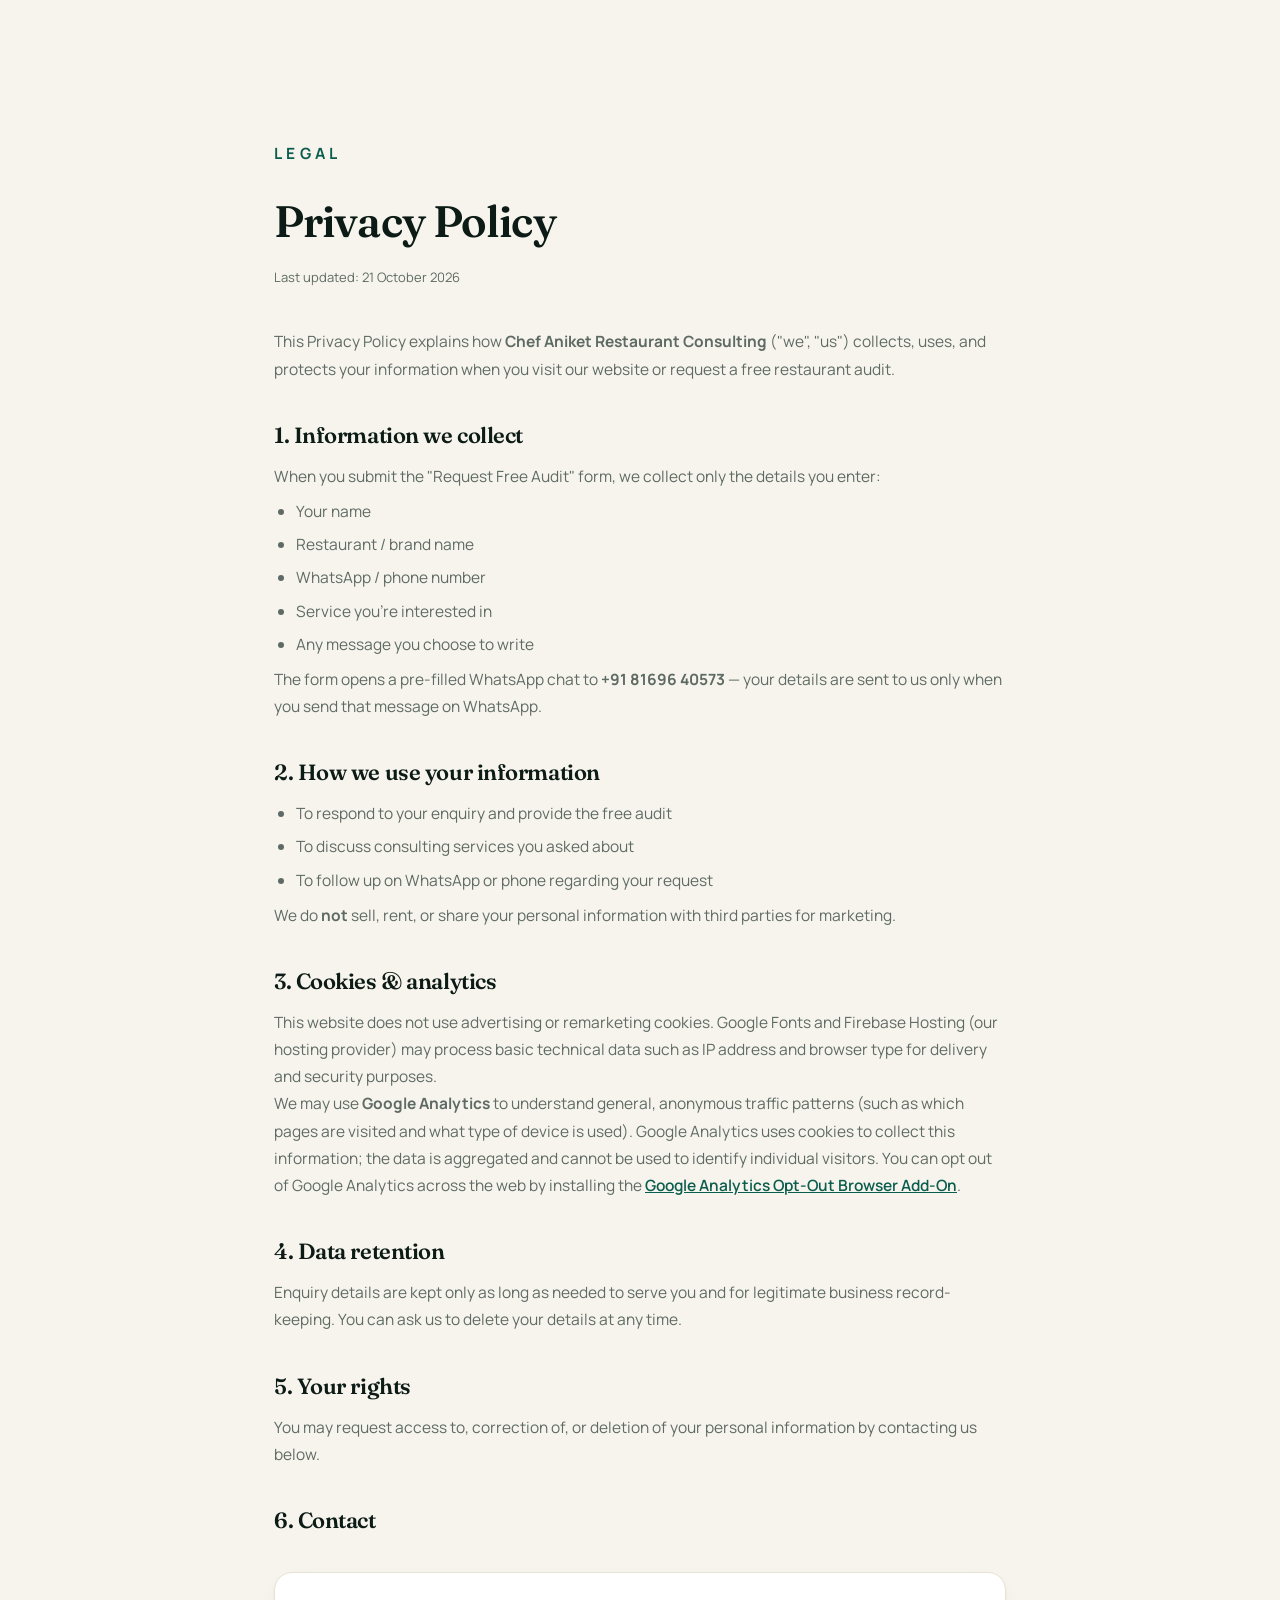
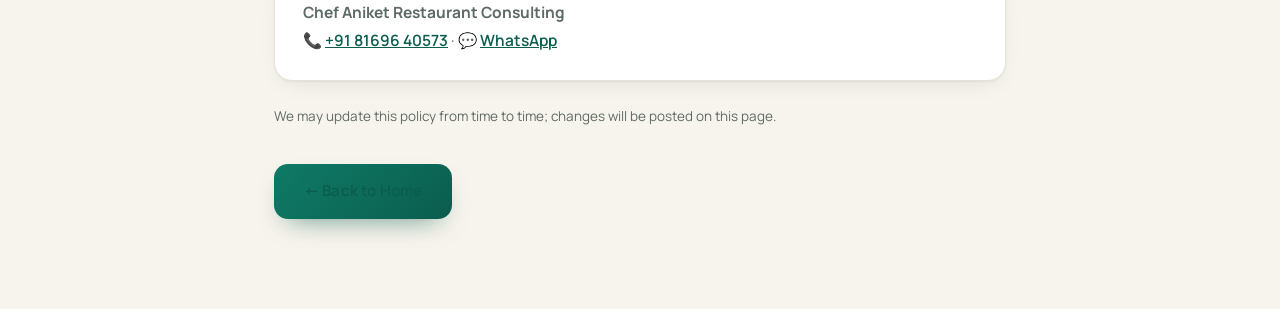
<file: privacy.html>
<!DOCTYPE html>
<html lang="en">
<head>
  <meta charset="UTF-8">
  <meta name="viewport" content="width=device-width, initial-scale=1.0">
  <meta name="description" content="Privacy Policy for Chef Aniket Restaurant Consulting — how we collect and handle your information.">
  <meta name="robots" content="noindex">
  <title>Privacy Policy | Chef Aniket Restaurant Consulting</title>
  <link rel="icon" type="image/svg+xml" href="assets/favicon.svg">
  <link rel="preconnect" href="https://fonts.googleapis.com">
  <link rel="preconnect" href="https://fonts.gstatic.com" crossorigin>
  <link href="https://fonts.googleapis.com/css2?family=Fraunces:opsz,wght@9..144,500;9..144,600;9..144,700&family=Manrope:wght@400;500;600;700;800&display=swap" rel="stylesheet">
  <link rel="stylesheet" href="style.css">
  <style>
    .pp { max-width: 780px; margin: 0 auto; padding: 140px 24px 90px; }
    .pp .eyebrow { color: var(--primary); }
    .pp h1 { font-size: clamp(30px, 4.5vw, 44px); color: var(--ink); margin-bottom: 8px; }
    .pp .updated { font-size: 13px; color: var(--text-muted); margin-bottom: 40px; }
    .pp h2 { font-size: 22px; color: var(--ink); margin: 34px 0 10px; }
    .pp p, .pp li { font-size: 15.5px; color: var(--text-light); line-height: 1.75; }
    .pp ul { padding-left: 22px; margin: 8px 0; }
    .pp li { margin-bottom: 6px; }
    .pp a { color: var(--primary); font-weight: 600; }
    .pp .card { background: var(--white); border: 1px solid var(--border-light); border-radius: var(--radius);
                padding: 26px 28px; margin-top: 34px; box-shadow: var(--shadow-sm); }
    .pp .back { display: inline-block; margin-top: 36px; }
  </style>
</head>
<body>
  <main class="pp">
    <p class="eyebrow">LEGAL</p>
    <h1>Privacy Policy</h1>
    <p class="updated">Last updated: 21 October 2026</p>

    <p>This Privacy Policy explains how <b>Chef Aniket Restaurant Consulting</b> ("we", "us") collects, uses, and protects your information when you visit our website or request a free restaurant audit.</p>

    <h2>1. Information we collect</h2>
    <p>When you submit the "Request Free Audit" form, we collect only the details you enter:</p>
    <ul>
      <li>Your name</li>
      <li>Restaurant / brand name</li>
      <li>WhatsApp / phone number</li>
      <li>Service you're interested in</li>
      <li>Any message you choose to write</li>
    </ul>
    <p>The form opens a pre-filled WhatsApp chat to <b>+91 81696 40573</b> — your details are sent to us only when you send that message on WhatsApp.</p>

    <h2>2. How we use your information</h2>
    <ul>
      <li>To respond to your enquiry and provide the free audit</li>
      <li>To discuss consulting services you asked about</li>
      <li>To follow up on WhatsApp or phone regarding your request</li>
    </ul>
    <p>We do <b>not</b> sell, rent, or share your personal information with third parties for marketing.</p>

    <h2>3. Cookies &amp; analytics</h2>
    <p>This website does not use advertising or remarketing cookies. Google Fonts and Firebase Hosting (our hosting provider) may process basic technical data such as IP address and browser type for delivery and security purposes.</p>
    <p>We may use <b>Google Analytics</b> to understand general, anonymous traffic patterns (such as which pages are visited and what type of device is used). Google Analytics uses cookies to collect this information; the data is aggregated and cannot be used to identify individual visitors. You can opt out of Google Analytics across the web by installing the <a href="https://tools.google.com/dlpage/gaoptout" target="_blank" rel="noopener">Google Analytics Opt-Out Browser Add-On</a>.</p>

    <h2>4. Data retention</h2>
    <p>Enquiry details are kept only as long as needed to serve you and for legitimate business record-keeping. You can ask us to delete your details at any time.</p>

    <h2>5. Your rights</h2>
    <p>You may request access to, correction of, or deletion of your personal information by contacting us below.</p>

    <h2>6. Contact</h2>
    <div class="card">
      <p><b>Chef Aniket Restaurant Consulting</b><br>
      📞 <a href="tel:+918169640573">+91 81696 40573</a> ·
      💬 <a href="https://wa.me/message/EERF7WP64EI6A1" target="_blank" rel="noopener">WhatsApp</a></p>
    </div>

    <p style="margin-top:24px;font-size:13.5px;color:var(--text-muted)">We may update this policy from time to time; changes will be posted on this page.</p>

    <a class="btn back" href="/">← Back to Home</a>
  </main>
</body>
</html>
</file>
<file: style.css>
/* ============================================
   CHEF ANIKET — RESTAURANT CONSULTING
   "Modern Luxe" Theme v2
   Palette: Deep Emerald + Champagne on Ink
   Type:    Fraunces (display) + Manrope (body)
   ============================================ */

:root {
  /* Brand — Emerald */
  --primary: #0B5D4E;
  --primary-dark: #07453A;
  --primary-light: #0F7A66;
  --primary-50: #EAF3F0;

  /* Accent — Champagne */
  --accent: #D8B26A;
  --accent-light: #E9D2A2;
  --accent-dark: #B8934E;

  /* Dark surfaces — Green-black Ink */
  --ink: #0C1B16;
  --ink-2: #12261F;
  --ink-3: #1A332B;

  /* Light surfaces — Warm Ivory */
  --paper: #F7F4ED;
  --paper-2: #F1ECE1;
  --white: #ffffff;

  /* Text */
  --text: #1B241F;
  --text-light: #5E6B64;
  --text-muted: #5E6B64;

  /* Utility */
  --green: #0B5D4E;
  --green-dark: #07453A;
  --border-light: #E7E2D6;
  --border-dark: rgba(255,255,255,.10);

  /* Shape */
  --radius: 18px;
  --radius-sm: 12px;
  --radius-lg: 28px;

  /* Elevation — green-tinted shadows */
  --shadow-sm: 0 1px 2px rgba(12,27,22,.05), 0 8px 24px -10px rgba(12,27,22,.12);
  --shadow-md: 0 2px 4px rgba(12,27,22,.06), 0 24px 48px -20px rgba(12,27,22,.22);
  --shadow-lg: 0 4px 8px rgba(12,27,22,.08), 0 56px 96px -48px rgba(12,27,22,.4);
  --shadow-emerald: 0 16px 36px -14px rgba(11,93,78,.5);
  --shadow-champagne: 0 16px 36px -14px rgba(216,178,106,.55);

  /* Typography */
  --font-display: 'Fraunces', 'Playfair Display', Georgia, serif;
  --font-body: 'Manrope', -apple-system, BlinkMacSystemFont, 'Segoe UI', sans-serif;

  --transition: .3s cubic-bezier(.4,0,.2,1);
}

*, *::before, *::after { box-sizing: border-box; margin: 0; padding: 0; }
html { scroll-behavior: smooth; scroll-padding-top: 92px; }
body {
  font-family: var(--font-body);
  background: var(--paper);
  color: var(--text);
  line-height: 1.65;
  -webkit-font-smoothing: antialiased;
  text-rendering: optimizeLegibility;
  overflow-x: hidden;
}
h1, h2, h3 { text-wrap: balance; font-family: var(--font-display); font-weight: 600; letter-spacing: -.02em; }
img { max-width: 100%; display: block; }
a { color: inherit; }
::selection { background: var(--accent); color: var(--ink); }

::-webkit-scrollbar { width: 10px; }
::-webkit-scrollbar-track { background: var(--paper-2); }
::-webkit-scrollbar-thumb { background: #C9C2B2; border-radius: 8px; border: 2px solid var(--paper-2); }
::-webkit-scrollbar-thumb:hover { background: var(--accent-dark); }

.section-container { max-width: 1200px; margin: 0 auto; padding: 0 24px; }
.gold { color: var(--accent); }

.reveal { opacity: 0; transform: translateY(28px); transition: opacity .7s ease, transform .7s ease; }
.reveal.visible { opacity: 1; transform: translateY(0); }

/* ============================================
   HEADER — transparent over hero, ivory glass on scroll
   ============================================ */
.site-header {
  position: fixed; top: 0; left: 0; right: 0; z-index: 100;
  background: transparent;
  backdrop-filter: blur(0);
  -webkit-backdrop-filter: blur(0);
  border-bottom: 1px solid transparent;
  transition: var(--transition);
}
.site-header.scrolled {
  background: rgba(255,255,255,.85);
  backdrop-filter: blur(16px) saturate(1.4);
  -webkit-backdrop-filter: blur(16px) saturate(1.4);
  border-bottom-color: var(--border-light);
  box-shadow: 0 10px 30px -18px rgba(12,27,22,.25);
}
.header-inner { max-width: 1200px; margin: 0 auto; padding: 0 24px; height: 78px; display: flex; align-items: center; gap: 32px; }
.brand { text-decoration: none; display: flex; flex-direction: column; line-height: 1; flex-shrink: 0; }
.brand-name { font-family: var(--font-display); font-weight: 700; font-size: 24px; letter-spacing: .02em; color: var(--white); transition: var(--transition); }
.brand-name em { font-style: normal; color: var(--accent); }
.brand-tag { font-size: 8px; letter-spacing: 3.2px; color: rgba(255,255,255,.45); margin-top: 6px; font-weight: 600; text-transform: uppercase; transition: var(--transition); }
.site-header.scrolled .brand-name { color: var(--ink); }
.site-header.scrolled .brand-name em { color: #A5762F; }
.site-header.scrolled .brand-tag { color: rgba(12,27,22,.62); }

.main-nav { display: flex; gap: 32px; margin-left: auto; }
.main-nav a {
  color: rgba(255,255,255,.72); text-decoration: none; font-size: 14px; font-weight: 600;
  letter-spacing: .01em; transition: var(--transition); position: relative; padding: 4px 0;
}
.main-nav a::after {
  content: ''; position: absolute; bottom: -2px; left: 0; width: 0; height: 2px;
  background: var(--accent); border-radius: 2px; transition: var(--transition);
}
.main-nav a:hover { color: var(--white); }
.main-nav a:hover::after, .main-nav a.active::after { width: 100%; }
.site-header.scrolled .main-nav a { color: rgba(12,27,22,.66); }
.site-header.scrolled .main-nav a:hover,
.site-header.scrolled .main-nav a.active { color: var(--primary); }
.site-header.scrolled .main-nav a::after { background: var(--primary); }

.header-actions { display: flex; align-items: center; gap: 16px; flex-shrink: 0; }
.nav-toggle { display: none; flex-direction: column; gap: 5px; background: none; border: 0; cursor: pointer; padding: 8px; }
.nav-toggle span { display: block; width: 24px; height: 2px; background: var(--white); border-radius: 2px; transition: var(--transition); }
.site-header.scrolled .nav-toggle span { background: var(--ink); }
.nav-toggle.active span:nth-child(1) { transform: translateY(7px) rotate(45deg); }
.nav-toggle.active span:nth-child(2) { opacity: 0; }
.nav-toggle.active span:nth-child(3) { transform: translateY(-7px) rotate(-45deg); }

/* ============================================
   BUTTONS — Emerald CTA, Champagne hover
   ============================================ */
.btn {
  display: inline-block;
  background: linear-gradient(135deg, var(--primary-light), var(--primary));
  color: var(--white);
  padding: 15px 30px; border-radius: 14px;
  text-decoration: none; font-weight: 700; font-size: 15px; letter-spacing: .01em;
  border: 0; cursor: pointer; white-space: nowrap;
  box-shadow: 0 12px 28px -14px rgba(11,93,78,.7);
  transition: var(--transition);
}
.btn:hover {
  background: linear-gradient(135deg, var(--accent-light), var(--accent));
  color: var(--ink);
  transform: translateY(-2px);
  box-shadow: var(--shadow-champagne);
}
.btn:active { transform: translateY(0); }
.btn-sm { padding: 11px 20px; font-size: 13px; border-radius: 12px; }
.btn.ghost {
  background: rgba(255,255,255,.04);
  color: var(--white);
  border: 1.5px solid rgba(255,255,255,.32);
  box-shadow: none;
  backdrop-filter: blur(6px);
  -webkit-backdrop-filter: blur(6px);
}
.btn.ghost:hover {
  background: rgba(216,178,106,.12);
  border-color: var(--accent);
  color: var(--accent);
  box-shadow: none;
}
.btn-full { width: 100%; }

/* ============================================
   EYEBROW
   ============================================ */
.eyebrow {
  letter-spacing: .28em; color: var(--accent);
  font-size: 11px; font-weight: 700; text-transform: uppercase;
  margin-bottom: 18px; font-family: var(--font-body);
}
.eyebrow.dark { color: var(--primary); }

/* ============================================
   HERO — Ink stage with emerald & champagne glow
   ============================================ */
.hero {
  position: relative; min-height: 100vh; display: flex; align-items: center;
  overflow: hidden; padding: 130px 0 90px;
  background: linear-gradient(165deg, var(--ink) 0%, #0A1712 55%, #0E241C 100%);
}
.hero-bg {
  position: absolute; inset: 0;
  background:
    radial-gradient(ellipse 55% 45% at 85% 15%, rgba(15,122,102,.28) 0%, transparent 60%),
    radial-gradient(ellipse 45% 40% at 8% 90%, rgba(216,178,106,.12) 0%, transparent 55%);
  z-index: 0;
}
.hero-inner {
  position: relative; z-index: 1; max-width: 1200px; margin: 0 auto; padding: 0 24px;
  display: grid; grid-template-columns: 1.1fr .9fr; align-items: center; gap: 60px; width: 100%;
}
.hero-copy h1 {
  font-size: clamp(40px, 5.6vw, 66px);
  line-height: 1.04; font-weight: 600; margin: 0 0 22px; color: var(--white);
}
.hero-sub { font-size: 18px; line-height: 1.75; color: rgba(255,255,255,.62); max-width: 560px; margin-bottom: 34px; font-weight: 400; }

/* Hero Stats */
.hero-stats { display: flex; gap: 12px; margin-bottom: 38px; flex-wrap: wrap; }
.stat-badge {
  display: flex; align-items: center; gap: 8px;
  border: 1px solid rgba(255,255,255,.13); border-radius: 50px;
  padding: 9px 17px; font-size: 11.5px; color: rgba(255,255,255,.72);
  font-weight: 600; letter-spacing: .02em; transition: var(--transition);
  background: rgba(255,255,255,.04);
  backdrop-filter: blur(8px);
  -webkit-backdrop-filter: blur(8px);
}
.stat-badge:hover { border-color: rgba(216,178,106,.6); color: var(--accent); background: rgba(216,178,106,.07); }
.stat-icon { font-size: 16px; }

.actions { display: flex; gap: 14px; flex-wrap: wrap; }

/* Hero Photo */
.hero-photo { display: flex; justify-content: center; position: relative; }
.photo-frame {
  position: relative; width: 100%; max-width: 440px; height: 540px;
  border-radius: var(--radius-lg); overflow: hidden;
  background: var(--ink-2);
  box-shadow: var(--shadow-lg), 0 0 0 1px rgba(216,178,106,.28), 0 0 0 8px rgba(255,255,255,.03);
}
.photo-frame img { width: 100%; height: 100%; object-fit: cover; object-position: center 15%; transition: transform .8s ease; }
.photo-frame:hover img { transform: scale(1.04); }
.photo-frame.no-img { display: flex; align-items: center; justify-content: center; background: linear-gradient(135deg, var(--ink-3), var(--ink-2)); }
.photo-frame.no-img::after { content: '👨‍🍳'; font-size: 80px; opacity: .3; }
.photo-card {
  position: absolute; left: 20px; bottom: 20px; right: 20px;
  background: rgba(12,27,22,.78); backdrop-filter: blur(14px);
  -webkit-backdrop-filter: blur(14px);
  padding: 16px 22px; border-left: 3px solid var(--accent);
  border-radius: var(--radius-sm);
  border-top: 1px solid rgba(255,255,255,.08);
  border-right: 1px solid rgba(255,255,255,.08);
  border-bottom: 1px solid rgba(255,255,255,.08);
}
.photo-card b { font-size: 16px; display: block; color: var(--white); font-family: var(--font-display); }
.photo-card span { color: rgba(255,255,255,.58); font-size: 12px; display: block; margin-top: 3px; letter-spacing: .04em; }

/* Hero Experience Badge */
.hero-experience {
  position: absolute; top: 30px; right: -20px;
  background: rgba(12,27,22,.82); backdrop-filter: blur(14px);
  -webkit-backdrop-filter: blur(14px);
  border: 1px solid rgba(216,178,106,.45);
  color: var(--white); padding: 20px 26px; border-radius: var(--radius);
  text-align: center; box-shadow: var(--shadow-lg);
}
.exp-number { font-family: var(--font-display); font-size: 38px; font-weight: 700; line-height: 1; color: var(--accent); }
.exp-text { font-size: 11px; font-weight: 600; margin-top: 6px; line-height: 1.45; color: rgba(255,255,255,.72); letter-spacing: .04em; text-transform: uppercase; }

/* Scroll Indicator */
.scroll-indicator { position: absolute; bottom: 30px; left: 50%; transform: translateX(-50%); display: flex; flex-direction: column; align-items: center; gap: 8px; z-index: 1; }
.scroll-indicator span { font-size: 10px; letter-spacing: .3em; text-transform: uppercase; color: rgba(255,255,255,.38); }
.scroll-line { width: 1px; height: 44px; background: linear-gradient(to bottom, var(--accent), transparent); animation: scrollPulse 2s ease-in-out infinite; transform-origin: top; }
@keyframes scrollPulse { 0%, 100% { opacity: .35; transform: scaleY(.8); } 50% { opacity: 1; transform: scaleY(1); } }

/* ============================================
   BRANDS
   ============================================ */
.brands { padding: 84px 0; background: var(--paper); text-align: center; }
.brands-header { margin-bottom: 34px; }
.brands-header .eyebrow { color: var(--text-muted); }
.brand-logos { display: flex; justify-content: center; gap: 44px; flex-wrap: wrap; margin-bottom: 34px; }
.brand-logos figure { display: flex; flex-direction: column; align-items: center; gap: 14px; }
.logo-placeholder {
  width: 120px; height: 120px; border-radius: var(--radius); overflow: hidden;
  background: var(--white); border: 1px solid var(--border-light);
  display: flex; align-items: center; justify-content: center;
  transition: var(--transition); box-shadow: var(--shadow-sm);
}
.logo-placeholder:hover { border-color: rgba(11,93,78,.4); transform: translateY(-6px); box-shadow: var(--shadow-md); }
.logo-placeholder img { width: 100%; height: 100%; object-fit: cover; }
.logo-placeholder.fallback { background: linear-gradient(135deg, var(--paper-2), var(--white)); }
.brand-logos figcaption { font-size: 13px; color: var(--text-light); font-weight: 600; letter-spacing: .02em; }
.brands-features { display: flex; justify-content: center; gap: 26px; flex-wrap: wrap; font-size: 13px; color: var(--text-light); font-weight: 500; }
.brands-features span { display: flex; align-items: center; gap: 6px; }

/* ============================================
   INTRO / ABOUT
   ============================================ */
.intro { padding: 104px 0; text-align: center; background: var(--white); color: var(--text); }
.intro h2 { font-size: clamp(30px, 4vw, 46px); line-height: 1.18; margin-bottom: 20px; color: var(--ink); }
.intro .lead { font-size: 18px; color: var(--text-light); max-width: 640px; margin: 0 auto; line-height: 1.75; }

/* ============================================
   SECTIONS
   ============================================ */
.section { padding: 104px 0; }
.section h2 { font-size: clamp(30px, 4vw, 46px); margin-bottom: 14px; }
.section .lead { font-size: 17px; margin-bottom: 50px; max-width: 620px; line-height: 1.7; }
.light { background: var(--paper); color: var(--text); }
.light .lead { color: var(--text-light); }
.marketing {
  color: var(--white);
  background:
    radial-gradient(ellipse 60% 50% at 85% 0%, rgba(15,122,102,.22) 0%, transparent 60%),
    linear-gradient(165deg, var(--ink) 0%, var(--ink-2) 100%);
}
.marketing .lead { color: rgba(255,255,255,.6); }

/* --- Card Grid --- */
.grid { display: grid; gap: 26px; }
.grid.three { grid-template-columns: repeat(3, 1fr); }
.grid.four { grid-template-columns: repeat(4, 1fr); }

/* Service Cards with Images */
.card {
  background: var(--white); border: 1px solid var(--border-light);
  border-radius: var(--radius); overflow: hidden;
  transition: var(--transition); position: relative; box-shadow: var(--shadow-sm);
}
.card:hover { transform: translateY(-6px); box-shadow: var(--shadow-md); border-color: rgba(11,93,78,.25); }
.card-image { height: 180px; overflow: hidden; position: relative; }
.card-image::after {
  content: ''; position: absolute; inset: 0;
  background: linear-gradient(to top, rgba(12,27,22,.18), transparent 45%);
  pointer-events: none;
}
.card-image img { width: 100%; height: 100%; object-fit: cover; transition: transform .6s ease; }
.card:hover .card-image img { transform: scale(1.06); }
.card-image.no-img { background: linear-gradient(135deg, var(--paper-2), var(--white)); display: flex; align-items: center; justify-content: center; }
.card-image.no-img::after { content: '🍽️'; font-size: 40px; opacity: .4; }
.card-body { padding: 26px 26px 28px; }
.card-number {
  font-family: var(--font-display); font-size: 42px; font-weight: 700;
  color: var(--primary-50); line-height: 1; margin-bottom: 14px; transition: var(--transition);
}
@supports (-webkit-text-stroke: 1px black) {
  .card-number { color: transparent; -webkit-text-stroke: 1.5px rgba(11,93,78,.7); }
  .card:hover .card-number { -webkit-text-stroke-color: var(--accent-dark); }
}
.card:hover .card-number { color: var(--primary); }
.card h3 { font-size: 18px; font-weight: 600; margin-bottom: 8px; color: var(--ink); font-family: var(--font-display); }
.card p { font-size: 13.5px; line-height: 1.7; color: var(--text-light); }

/* Marketing Cards — on ink */
.marketing-card {
  background: rgba(255,255,255,.05); border: 1px solid rgba(255,255,255,.09);
  border-radius: var(--radius); padding: 34px 24px;
  transition: var(--transition); text-align: center;
  backdrop-filter: blur(6px);
  -webkit-backdrop-filter: blur(6px);
}
.marketing-card:hover {
  transform: translateY(-6px);
  border-color: rgba(216,178,106,.45);
  background: rgba(255,255,255,.07);
  box-shadow: 0 24px 48px -24px rgba(0,0,0,.6);
}
.marketing-icon {
  font-size: 38px; margin-bottom: 18px;
  width: 76px; height: 76px; margin-left: auto; margin-right: auto;
  display: flex; align-items: center; justify-content: center;
  background: rgba(216,178,106,.1); border: 1px solid rgba(216,178,106,.22);
  border-radius: 20px;
}
.marketing-card h3 { font-size: 16.5px; font-weight: 600; margin-bottom: 8px; color: var(--white); font-family: var(--font-display); }
.marketing-card p { font-size: 13.5px; line-height: 1.65; color: rgba(255,255,255,.58); }

/* ============================================
   PACKAGES / PRICING
   ============================================ */
.packages { padding: 104px 0; background: var(--white); color: var(--text); }
.package-group + .package-group { margin-top: 84px; padding-top: 64px; border-top: 1px solid var(--border-light); }
.packages h2 { font-size: clamp(30px, 4vw, 44px); margin-bottom: 16px; color: var(--ink); }
.pricing-features { display: flex; gap: 26px; flex-wrap: wrap; margin-bottom: 44px; font-size: 13.5px; color: var(--text-light); font-weight: 600; }

.pricing-card {
  background: var(--white); border: 1px solid var(--border-light);
  border-radius: var(--radius-lg); padding: 40px 32px;
  display: flex; flex-direction: column; transition: var(--transition); position: relative; box-shadow: var(--shadow-sm);
}
.pricing-card:hover { transform: translateY(-6px); box-shadow: var(--shadow-md); }
.pricing-card.featured {
  background: linear-gradient(170deg, var(--ink-2) 0%, var(--ink) 100%);
  border: 1px solid rgba(216,178,106,.5);
  color: var(--white);
  box-shadow: var(--shadow-lg);
}
.pricing-card.featured::before {
  content: 'MOST POPULAR'; position: absolute; top: -14px; left: 50%; transform: translateX(-50%);
  background: linear-gradient(135deg, var(--accent-light), var(--accent)); color: var(--ink);
  font-size: 10px; font-weight: 800; letter-spacing: .18em; padding: 6px 18px; border-radius: 999px;
  box-shadow: 0 10px 24px -10px rgba(216,178,106,.7);
  font-family: var(--font-body);
}
.pricing-card small { font-size: 11px; letter-spacing: .22em; font-weight: 700; color: var(--text-muted); text-transform: uppercase; margin-bottom: 10px; display: block; font-family: var(--font-body); }
.pricing-card h3 { font-size: 24px; font-weight: 600; margin-bottom: 14px; color: var(--ink); }
.price { font-size: 36px; font-weight: 800; color: var(--primary); margin-bottom: 22px; letter-spacing: -.02em; font-family: var(--font-body); }
.price em { font-style: normal; font-size: 14px; font-weight: 500; color: var(--text-muted); letter-spacing: 0; }
.pricing-card ul { list-style: none; margin-bottom: 30px; flex: 1; }
.pricing-card ul li { font-size: 13.5px; padding: 9px 0 9px 28px; position: relative; color: var(--text-light); line-height: 1.55; border-bottom: 1px dashed rgba(12,27,22,.07); }
.pricing-card ul li:last-child { border-bottom: 0; }
.pricing-card ul li::before { content: '✓'; position: absolute; left: 0; color: var(--primary); font-weight: 800; font-size: 15px; }

/* Featured (ink) card overrides */
.pricing-card.featured small { color: var(--accent); }
.pricing-card.featured h3 { color: var(--white); }
.pricing-card.featured .price { color: var(--accent); }
.pricing-card.featured .price em { color: rgba(255,255,255,.45); }
.pricing-card.featured ul li { color: rgba(255,255,255,.72); border-bottom-color: rgba(255,255,255,.08); }
.pricing-card.featured ul li::before { color: var(--accent); }
.pricing-card.featured .btn {
  background: linear-gradient(135deg, var(--accent-light), var(--accent));
  color: var(--ink); box-shadow: 0 14px 32px -14px rgba(216,178,106,.7);
}
.pricing-card.featured .btn:hover {
  background: linear-gradient(135deg, var(--primary-light), var(--primary));
  color: var(--white); box-shadow: var(--shadow-emerald);
}

/* ============================================
   PROCESS
   ============================================ */
.process {
  padding: 104px 0; text-align: center; color: var(--white);
  background:
    radial-gradient(ellipse 50% 45% at 15% 100%, rgba(15,122,102,.25) 0%, transparent 60%),
    linear-gradient(165deg, var(--ink) 0%, var(--ink-2) 100%);
}
.process .eyebrow { color: var(--accent); }
.process h2 { font-size: clamp(30px, 4vw, 44px); margin-bottom: 60px; color: var(--white); max-width: 760px; margin-left: auto; margin-right: auto; }
.steps { display: flex; align-items: center; justify-content: center; gap: 0; flex-wrap: wrap; }
.step { display: flex; flex-direction: column; align-items: center; gap: 10px; min-width: 130px; }
.step-num {
  width: 72px; height: 72px; border-radius: 50%;
  border: 1.5px solid rgba(216,178,106,.55);
  display: flex; align-items: center; justify-content: center;
  font-family: var(--font-display); font-size: 22px; font-weight: 600; color: var(--accent);
  transition: var(--transition); background: rgba(255,255,255,.03);
}
.step:hover .step-num {
  background: var(--accent); color: var(--ink); transform: scale(1.1);
  box-shadow: var(--shadow-champagne); border-color: var(--accent);
}
.step span { font-size: 13.5px; color: rgba(255,255,255,.85); font-weight: 600; }
.step small { font-size: 11.5px; color: rgba(255,255,255,.58); letter-spacing: .02em; }
.step-line { width: 54px; height: 1.5px; background: linear-gradient(90deg, rgba(216,178,106,.7), rgba(216,178,106,.15)); margin: 0 8px; margin-bottom: 44px; }

/* ============================================
   CLIENT VIDEO
   ============================================ */
.client-video { padding: 104px 0; background: var(--paper); text-align: center; color: var(--text); }
.client-video .eyebrow { color: var(--primary); }
.client-video h2 { font-size: clamp(30px, 4vw, 44px); margin-bottom: 12px; color: var(--ink); }
.client-video .lead { font-size: 17px; color: var(--text-light); max-width: 520px; margin: 0 auto 50px; line-height: 1.7; }
.video-grid {
  display: grid; grid-template-columns: repeat(2, 1fr); gap: 26px;
  max-width: 1000px; margin: 0 auto;
}
.video-wrapper {
  border-radius: var(--radius); overflow: hidden;
  box-shadow: var(--shadow-sm); background: var(--ink);
  border: 1px solid var(--border-light);
  transition: var(--transition);
}
.video-wrapper:hover { transform: translateY(-4px); box-shadow: var(--shadow-md); border-color: rgba(11,93,78,.3); }
.video-wrapper video { width: 100%; height: auto; display: block; }

/* ============================================
   WHY CHOOSE US + TESTIMONIAL
   ============================================ */
.why-us { padding: 104px 0; background: var(--white); color: var(--text); }
.why-us .eyebrow { color: var(--primary); }
.why-us-grid { display: grid; grid-template-columns: repeat(4, 1fr); gap: 28px; text-align: center; margin-bottom: 64px; }
.why-item { padding: 34px 18px; border-radius: var(--radius); transition: var(--transition); }
.why-item:hover { background: var(--paper); }
.why-icon {
  width: 76px; height: 76px; border-radius: 22px;
  background: var(--primary-50); border: 1px solid rgba(11,93,78,.14);
  display: flex; align-items: center; justify-content: center;
  margin: 0 auto 20px; font-size: 28px; transition: var(--transition);
}
.why-item:hover .why-icon {
  transform: translateY(-4px) rotate(-4deg);
  background: linear-gradient(135deg, var(--primary-light), var(--primary));
  border-color: transparent; box-shadow: var(--shadow-emerald);
}
.why-item h3 { font-size: 16.5px; font-weight: 600; margin-bottom: 4px; color: var(--ink); font-family: var(--font-display); }
.why-item p { font-size: 13.5px; color: var(--text-light); }

.testimonial {
  position: relative;
  background: var(--paper); border: 1px solid var(--border-light);
  border-radius: var(--radius-lg); padding: 44px 44px 40px;
  box-shadow: var(--shadow-sm);
  max-width: 720px; margin: 0 auto; text-align: left;
}
.testimonial::before {
  content: '\201C'; position: absolute; top: 6px; right: 30px;
  font-family: var(--font-display); font-size: 110px; line-height: 1;
  color: rgba(216,178,106,.5); pointer-events: none;
}
.testimonial-text { font-size: 17px; font-style: italic; color: var(--text); line-height: 1.75; margin-bottom: 18px; font-family: var(--font-display); font-weight: 500; }
.testimonial-author { font-size: 14px; font-weight: 700; color: var(--primary); letter-spacing: .02em; }
.testimonial-author::before { content: ''; display: inline-block; width: 28px; height: 2px; background: var(--accent); vertical-align: middle; margin-right: 10px; }

/* ============================================
   AUDIT / CONTACT
   ============================================ */
.audit {
  padding: 104px 0; position: relative; overflow: hidden;
  background: linear-gradient(150deg, var(--primary-light) 0%, var(--primary) 45%, var(--primary-dark) 100%);
}
.audit::before {
  content: ''; position: absolute; inset: 0;
  background:
    radial-gradient(ellipse 45% 45% at 88% 8%, rgba(216,178,106,.18) 0%, transparent 60%),
    radial-gradient(ellipse 40% 40% at 5% 95%, rgba(12,27,22,.35) 0%, transparent 60%);
}
.audit-grid { display: grid; grid-template-columns: 1fr 1fr; gap: 64px; align-items: start; position: relative; z-index: 1; }
.audit-copy .eyebrow { color: var(--accent-light); }
.audit-copy h2 { font-size: clamp(30px, 4vw, 44px); margin-bottom: 16px; line-height: 1.18; color: var(--white); }
.audit-copy p { color: rgba(255,255,255,.75); font-size: 16.5px; line-height: 1.7; margin-bottom: 16px; }
.audit-contact { margin-top: 26px; padding-top: 26px; border-top: 1px solid rgba(255,255,255,.18); }
.audit-contact a { color: var(--accent-light); text-decoration: none; font-weight: 700; transition: var(--transition); }
.audit-contact a:hover { color: var(--white); }

.audit-form {
  background: rgba(255,255,255,.97); border-radius: var(--radius-lg); padding: 40px 36px;
  backdrop-filter: blur(20px); -webkit-backdrop-filter: blur(20px);
  box-shadow: var(--shadow-lg); border: 1px solid rgba(255,255,255,.5);
}
.form-group { margin-bottom: 18px; }
.audit-form input, .audit-form select, .audit-form textarea {
  width: 100%; padding: 15px 17px; background: var(--paper);
  border: 1px solid var(--border-light); border-radius: var(--radius-sm);
  color: var(--text); font-family: var(--font-body); font-size: 14.5px; transition: var(--transition); outline: none;
}
.audit-form input::placeholder, .audit-form textarea::placeholder { color: var(--text-muted); }
.audit-form input:focus, .audit-form select:focus, .audit-form textarea:focus {
  border-color: var(--primary-light);
  background: var(--white);
  box-shadow: 0 0 0 4px rgba(15,122,102,.14);
}
.audit-form select {
  appearance: none;
  background-image: url("data:image/svg+xml,%3Csvg xmlns='http://www.w3.org/2000/svg' width='12' height='12' viewBox='0 0 12 12'%3E%3Cpath fill='%230B5D4E' d='M6 8L1 3h10z'/%3E%3C/svg%3E");
  background-repeat: no-repeat; background-position: right 16px center; cursor: pointer;
}
.audit-form textarea { resize: vertical; min-height: 100px; }
.audit-form .btn { margin-top: 6px; padding: 16px 30px; font-size: 15.5px; }

/* ============================================
   FOOTER
   ============================================ */
footer { background: var(--ink); padding: 64px 0 0; border-top: 1px solid rgba(216,178,106,.22); }
.footer-grid { display: flex; justify-content: space-between; align-items: flex-start; gap: 40px; flex-wrap: wrap; padding-bottom: 44px; }
.footer-brand b { font-family: var(--font-display); font-size: 27px; font-weight: 700; color: var(--white); letter-spacing: .01em; }
.footer-brand b span { color: var(--accent); }
.footer-brand p { color: rgba(255,255,255,.56); font-size: 14px; margin-top: 8px; letter-spacing: .04em; }
.footer-links { text-align: right; }
.footer-links p { font-size: 11px; color: rgba(255,255,255,.58); margin-bottom: 14px; font-weight: 700; text-transform: uppercase; letter-spacing: .24em; }
.footer-links a { color: rgba(255,255,255,.62); text-decoration: none; font-size: 14px; font-weight: 600; transition: var(--transition); }
.footer-links a:hover { color: var(--accent); }
.footer-links .sep { color: rgba(255,255,255,.25); margin: 0 8px; }
.footer-bottom { border-top: 1px solid rgba(255,255,255,.08); padding: 22px 24px; text-align: center; }
.footer-bottom p { font-size: 12.5px; color: rgba(255,255,255,.56); letter-spacing: .02em; }
.footer-bottom a { color: rgba(255,255,255,.66); text-decoration: underline; text-underline-offset: 3px; transition: var(--transition); }
.footer-bottom a:hover { color: var(--accent); }

/* ============================================
   FLOATING WHATSAPP BUTTON
   ============================================ */
.wa-float {
  position: fixed; right: 22px; bottom: 22px; z-index: 99;
  width: 58px; height: 58px; border-radius: 50%;
  display: flex; align-items: center; justify-content: center;
  background: #25D366; color: #fff;
  box-shadow: 0 14px 34px -10px rgba(37,211,102,.65), 0 4px 12px rgba(12,27,22,.25);
  transition: var(--transition);
}
.wa-float svg { width: 30px; height: 30px; }
.wa-float:hover { transform: translateY(-4px) scale(1.05); box-shadow: 0 20px 42px -12px rgba(37,211,102,.8), 0 6px 16px rgba(12,27,22,.3); }
.wa-float::before {
  content: ''; position: absolute; inset: -6px; border-radius: 50%;
  border: 2px solid rgba(37,211,106,.5); animation: waPulse 2.4s ease-out infinite;
}
@keyframes waPulse { 0% { transform: scale(.9); opacity: 1; } 100% { transform: scale(1.35); opacity: 0; } }
@media (max-width: 480px) {
  .wa-float { width: 52px; height: 52px; right: 16px; bottom: 16px; }
  .wa-float svg { width: 27px; height: 27px; }
}

/* ============================================
   INTRO VIDEO MODAL
   ============================================ */
.video-modal {
  position: fixed; inset: 0; z-index: 300;
  display: flex; align-items: center; justify-content: center;
  padding: 24px;
  visibility: hidden; opacity: 0;
  transition: opacity .3s ease, visibility .3s ease;
}
.video-modal.open { visibility: visible; opacity: 1; }
.video-modal-backdrop {
  position: absolute; inset: 0;
  background: rgba(12, 27, 22, .84);
  backdrop-filter: blur(5px);
  -webkit-backdrop-filter: blur(5px);
}
.video-modal-card {
  position: relative;
  width: min(880px, 100%);
  background: var(--ink);
  border: 1px solid rgba(216, 178, 106, .35);
  border-radius: var(--radius);
  box-shadow: var(--shadow-lg);
  transform: translateY(16px) scale(.97);
  transition: transform .3s cubic-bezier(.4, 0, .2, 1);
}
.video-modal.open .video-modal-card { transform: translateY(0) scale(1); }
.video-modal-card video {
  display: block;
  width: 100%; max-height: 78vh;
  border-radius: var(--radius);
  background: #000;
}
.video-modal-close {
  position: absolute; top: -50px; right: 0;
  width: 40px; height: 40px; border-radius: 50%;
  border: 1px solid rgba(216, 178, 106, .55);
  background: rgba(12, 27, 22, .65);
  color: var(--accent);
  font-size: 15px; line-height: 1;
  cursor: pointer;
  transition: var(--transition);
}
.video-modal-close:hover, .video-modal-close:focus-visible {
  background: var(--accent); color: var(--ink); outline: none;
}
@media (max-width: 560px) {
  .video-modal-card video { max-height: 56vh; }
  .video-modal-close { top: auto; bottom: -54px; left: 50%; right: auto; transform: translateX(-50%); }
}

/* ============================================
   WEBSITE CHAT ASSISTANT
   ============================================ */
.chat-fab {
  position: fixed; left: 22px; bottom: 22px; z-index: 98;
  width: 58px; height: 58px; border-radius: 50%;
  display: flex; align-items: center; justify-content: center;
  background: linear-gradient(135deg, var(--primary-light), var(--primary));
  color: #fff; cursor: pointer;
  border: 2px solid rgba(216, 178, 106, .55);
  box-shadow: 0 14px 34px -10px rgba(11, 93, 78, .6), 0 4px 12px rgba(12, 27, 22, .25);
  transition: var(--transition);
}
.chat-fab svg { width: 26px; height: 26px; }
.chat-fab:hover, .chat-fab:focus-visible { transform: translateY(-4px) scale(1.05); outline: none; }
.chat-fab.open { transform: scale(.92); }

.chat-panel {
  position: fixed; left: 22px; bottom: 92px; z-index: 150;
  width: min(378px, calc(100vw - 44px));
  height: min(560px, calc(100vh - 130px));
  display: flex; flex-direction: column;
  background: var(--white);
  border: 1px solid var(--border-light);
  border-radius: var(--radius);
  box-shadow: var(--shadow-lg);
  overflow: hidden;
  visibility: hidden; opacity: 0;
  transform: translateY(16px) scale(.97);
  transform-origin: bottom left;
  transition: opacity .3s ease, visibility .3s ease, transform .3s cubic-bezier(.4, 0, .2, 1);
}
.chat-panel.open { visibility: visible; opacity: 1; transform: translateY(0) scale(1); }

.chat-head {
  display: flex; align-items: center; gap: 12px;
  padding: 14px 16px;
  background: linear-gradient(135deg, var(--ink-2), var(--ink));
  color: #fff;
}
.chat-avatar { width: 42px; height: 42px; border-radius: 50%; object-fit: cover; border: 2px solid var(--accent); }
.chat-head-info { flex: 1; min-width: 0; }
.chat-head-info strong { display: block; font-size: 14.5px; font-weight: 700; letter-spacing: .01em; }
.chat-head-info span { display: flex; align-items: center; gap: 6px; font-size: 11.5px; color: rgba(255, 255, 255, .66); margin-top: 2px; }
.chat-status-dot { width: 7px; height: 7px; border-radius: 50%; background: #25D366; display: inline-block; }
.chat-close {
  width: 32px; height: 32px; border-radius: 50%; flex-shrink: 0;
  border: 1px solid rgba(255, 255, 255, .25);
  background: transparent; color: rgba(255, 255, 255, .8);
  font-size: 13px; cursor: pointer; transition: var(--transition);
}
.chat-close:hover { background: rgba(255, 255, 255, .12); color: #fff; }

.chat-body {
  flex: 1; overflow-y: auto;
  padding: 16px 14px 6px;
  background: var(--paper);
  display: flex; flex-direction: column; gap: 10px;
  scrollbar-width: thin;
}
.chat-msg {
  max-width: 84%;
  padding: 10px 13px;
  font-size: 13.8px; line-height: 1.55;
  border-radius: 16px;
  white-space: pre-line;
  animation: chatIn .25s ease;
}
@keyframes chatIn { from { opacity: 0; transform: translateY(6px); } to { opacity: 1; transform: none; } }
.chat-msg.bot {
  align-self: flex-start;
  background: var(--white); color: var(--text);
  border: 1px solid var(--border-light);
  border-bottom-left-radius: 6px;
}
.chat-msg.user {
  align-self: flex-end;
  background: var(--primary); color: #fff;
  border-bottom-right-radius: 6px;
}
.chat-msg a { color: var(--primary); font-weight: 700; }

.chat-typing {
  align-self: flex-start;
  display: flex; gap: 5px;
  padding: 13px 15px;
  background: var(--white);
  border: 1px solid var(--border-light);
  border-radius: 16px; border-bottom-left-radius: 6px;
}
.chat-typing i {
  width: 7px; height: 7px; border-radius: 50%;
  background: var(--text-muted);
  animation: chatBlink 1.2s infinite;
}
.chat-typing i:nth-child(2) { animation-delay: .2s; }
.chat-typing i:nth-child(3) { animation-delay: .4s; }
@keyframes chatBlink { 0%, 60%, 100% { opacity: .25; } 30% { opacity: 1; } }

.chat-chips {
  display: flex; flex-wrap: wrap; gap: 7px;
  padding: 8px 14px;
  background: var(--paper);
  border-top: 1px dashed var(--border-light);
}
.chat-chips:empty { display: none; }
.chat-chip {
  padding: 6px 13px;
  font-size: 12.3px; font-weight: 600;
  color: var(--primary);
  background: var(--white);
  border: 1px solid rgba(11, 93, 78, .35);
  border-radius: 999px;
  cursor: pointer; transition: var(--transition);
}
.chat-chip:hover, .chat-chip:focus-visible { background: var(--primary); color: #fff; outline: none; }

.chat-cta {
  display: inline-block;
  margin-top: 6px;
  padding: 8px 15px;
  font-size: 13px; font-weight: 700;
  color: #fff !important;
  background: #25D366;
  border-radius: 999px;
  text-decoration: none;
  transition: var(--transition);
}
.chat-cta:hover { filter: brightness(1.06); }

.chat-input {
  display: flex; gap: 8px;
  padding: 10px 12px;
  background: var(--white);
  border-top: 1px solid var(--border-light);
}
.chat-input input {
  flex: 1; min-width: 0;
  padding: 10px 14px;
  font-size: 14px; font-family: var(--font-body);
  color: var(--text);
  background: var(--paper);
  border: 1px solid var(--border-light);
  border-radius: 999px;
  outline: none;
}
.chat-input input:focus { border-color: var(--primary); }
.chat-input button {
  width: 42px; height: 42px; flex-shrink: 0;
  display: flex; align-items: center; justify-content: center;
  background: var(--primary); color: #fff;
  border: none; border-radius: 50%;
  cursor: pointer; transition: var(--transition);
}
.chat-input button:hover { background: var(--primary-dark); }
.chat-input button svg { width: 18px; height: 18px; }

@media (max-width: 480px) {
  .chat-fab { left: 14px; bottom: 14px; width: 52px; height: 52px; }
  .chat-fab svg { width: 23px; height: 23px; }
  .chat-panel {
    left: 10px; right: 10px; bottom: 76px;
    width: auto;
    height: min(520px, calc(100vh - 100px));
    transform-origin: bottom center;
  }
}
@media (prefers-reduced-motion: reduce) {
  .chat-panel, .chat-msg, .chat-fab { transition: none; animation: none; }
  .chat-typing i { animation: none; opacity: .6; }
}

/* ============================================
   RESPONSIVE
   ============================================ */
@media (max-width: 1024px) {
  .grid.four { grid-template-columns: repeat(2, 1fr); }
  .grid.three { grid-template-columns: repeat(2, 1fr); }
  .why-us-grid { grid-template-columns: repeat(2, 1fr); }
  .hero-inner { grid-template-columns: 1fr; gap: 44px; text-align: center; }
  .hero-copy { order: 1; }
  .hero-photo { order: 2; }
  .hero-sub { margin-left: auto; margin-right: auto; }
  .actions { justify-content: center; }
  .hero-stats { justify-content: center; }
  .photo-frame { max-width: 360px; height: 440px; }
  .hero-experience { right: 0; }
  .audit-grid { grid-template-columns: 1fr; gap: 44px; }
}

@media (max-width: 1000px) {
  .header-inner { gap: 18px; }
  .main-nav { gap: 16px; }
  .main-nav a { font-size: 13px; }
  .header-actions .btn { display: none; }
}

@media (max-width: 768px) {
  .main-nav {
    position: fixed; top: 78px; left: 0; right: 0;
    background: rgba(12,27,22,.97);
    backdrop-filter: blur(20px); -webkit-backdrop-filter: blur(20px);
    flex-direction: column; padding: 26px 24px; gap: 4px;
    border-bottom: 1px solid rgba(216,178,106,.25);
    transform: translateY(-140%); transition: var(--transition);
    box-shadow: var(--shadow-lg);
  }
  .main-nav.open { transform: translateY(0); }
  .main-nav a { color: rgba(255,255,255,.8); padding: 12px 4px; font-size: 15px; border-bottom: 1px solid rgba(255,255,255,.07); }
  .main-nav a:last-child { border-bottom: 0; }
  .site-header.scrolled .main-nav a { color: rgba(255,255,255,.8); }
  .site-header.scrolled .main-nav a:hover,
  .site-header.scrolled .main-nav a.active { color: var(--accent); }
  .site-header.scrolled .main-nav a::after { background: var(--accent); }
  .nav-toggle { display: flex; }
  .header-actions .btn { display: none; }
  .hero { padding: 110px 0 60px; }
  .hero-copy h1 { font-size: 37px; }
  .photo-frame { max-width: 300px; height: 380px; }
  .grid.three, .grid.four { grid-template-columns: 1fr; }
  .why-us-grid { grid-template-columns: 1fr; }
  .section, .intro, .packages, .process, .audit, .client-video, .why-us, .brands { padding-top: 72px; padding-bottom: 72px; }
  .section { padding-top: 72px; padding-bottom: 72px; }
  .steps { flex-direction: column; gap: 22px; }
  .step-line { width: 1.5px; height: 34px; margin: 0; background: linear-gradient(180deg, rgba(216,178,106,.7), rgba(216,178,106,.15)); }
  .video-grid { grid-template-columns: 1fr; }
  .footer-grid { flex-direction: column; text-align: center; }
  .footer-links { text-align: center; }
  .testimonial { padding: 34px 28px 30px; }
}

@media (max-width: 480px) {
  .hero-copy h1 { font-size: 31px; }
  .actions { flex-direction: column; align-items: stretch; }
  .actions .btn { text-align: center; }
  .pricing-card { padding: 30px 22px; border-radius: var(--radius); }
  .audit-form { padding: 30px 22px; }
  .brand-logos { gap: 24px; }
  .logo-placeholder { width: 92px; height: 92px; }
  .hero-photo { flex-direction: column; align-items: center; gap: 18px; }
  .hero-experience { position: static; margin-top: 0; display: inline-block; }
  .stat-badge { font-size: 11px; padding: 8px 14px; }
}

@media (prefers-reduced-motion: reduce) {
  *, *::before, *::after { animation-duration: .01ms !important; transition-duration: .01ms !important; }
  .reveal { opacity: 1; transform: none; }
}

a:focus-visible, button:focus-visible, input:focus-visible, select:focus-visible, textarea:focus-visible {
  outline: 2px solid var(--accent); outline-offset: 3px; border-radius: 4px;
}
</file>
